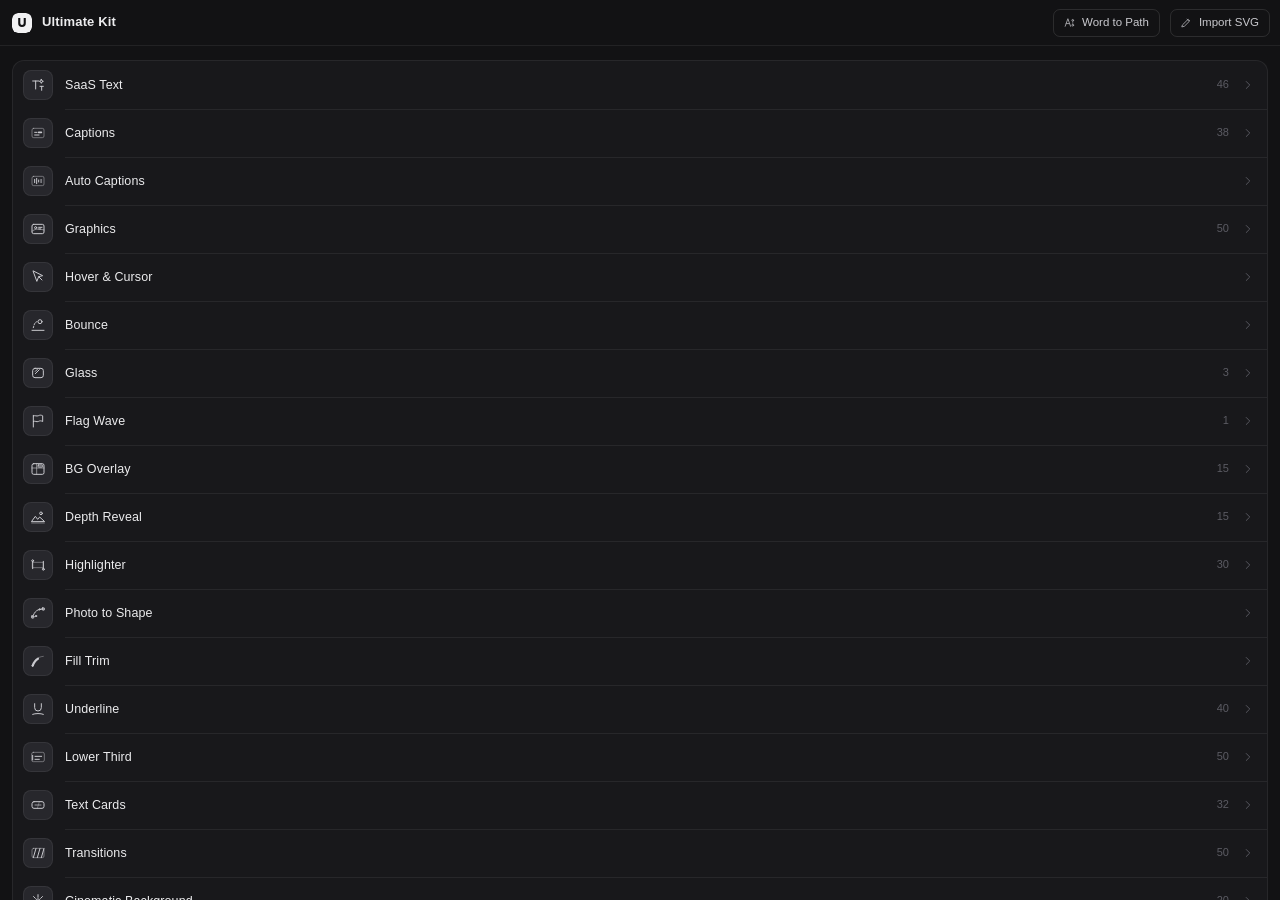
<file: UltimateKit/index.html>
<!doctype html>
<html lang="en">
<head>
  <meta charset="utf-8">
  <meta name="viewport" content="width=device-width, initial-scale=1">
  <title>Ultimate Kit</title>
  <link rel="stylesheet" href="css/style.css">
</head>
<body>
  <div id="app">
    <header class="top">
      <button class="icon-btn" id="btnBack" title="Back" hidden>
        <svg viewBox="0 0 24 24"><path d="M15 5l-7 7 7 7"/></svg>
      </button>
      <div class="brand" id="brand">
        <span class="logo" aria-hidden="true"></span>
        <span class="title" id="pageTitle">Ultimate Kit</span>
      </div>
      <div class="spacer"></div>
      <button class="svg-btn" id="btnW2P" title="Word to Path: the selected text layers become one shape layer per letter">
        <svg viewBox="0 0 24 24"><path d="M4 19L9 5l5 14M6 14h6"/><circle cx="18" cy="8" r="1.6"/><circle cx="18" cy="17" r="1.6"/><path d="M18 9.6v5.8" opacity=".6"/></svg><span>Word to Path</span>
      </button>
      <button class="svg-btn" id="btnSvg" title="Import an SVG file as a shape layer (or drop an .svg on the panel)">
        <svg viewBox="0 0 24 24"><path d="M4 20l4-1 10-10-3-3L5 16z"/><path d="M13 6l3 3"/></svg><span>Import SVG</span>
      </button>
    </header>
    <main id="view"></main>
    <footer class="bar" id="bar">
      <div class="status" id="status"></div>
      <button class="btn primary" id="btnApply">Apply</button>
    </footer>
  </div>
  <script src="shared/catalog.js"></script>
  <script src="shared/underline.js"></script>
  <script src="shared/lowerthird.js"></script>
  <script src="shared/transitions.js"></script>
  <script src="shared/cards.js"></script>
  <script src="shared/slotcard.js"></script>
  <script src="shared/depth.js"></script>
  <script src="lib/depth/ort.wasm.min.js"></script>
  <script src="js/svgparse.js"></script>
  <script src="js/trace.js"></script>
  <script src="js/filltrim.js"></script>
  <script src="js/clickfx.js"></script>
  <script src="js/textprev.js"></script>
  <script src="js/ltprev.js"></script>
  <script src="js/trprev.js"></script>
  <script src="js/cardprev.js"></script>
  <script src="js/slotprev.js"></script>
<script src="shared/tiles.js"></script>
<script src="js/tilesprev.js"></script>
  <script src="js/depth.js"></script>
  <script src="js/depthprev.js"></script>
  <script src="js/wipeprev.js"></script>
  <script src="js/glassprev.js"></script>
  <script src="shared/cardspin.js"></script>
  <script src="shared/burst.js"></script>
  <script src="shared/sphere.js"></script>
  <script src="shared/swap.js"></script>
  <script src="shared/deck.js"></script>
  <script src="shared/focus.js"></script>
  <script src="shared/wave.js"></script>
  <script src="shared/bgov.js"></script>
<script src="shared/highlight.js"></script>
  <script src="shared/captions.js"></script>
  <script src="shared/pathsimp.js"></script>
  <script src="js/carouselprev.js"></script>
  <script src="js/waveprev.js"></script>
  <script src="js/bgovprev.js"></script>
<script src="js/hlprev.js"></script>
  <script src="js/capprev.js"></script>
  <script src="js/autocap.js"></script>
  <script src="shared/graphics.js"></script>
  <script src="shared/gfx_t1.js"></script>
  <script src="shared/gfx_t2.js"></script>
  <script src="js/gfxprev.js"></script>
  <script src="js/centerline.js"></script>
  <script src="js/saasbgprev.js"></script>
  <script src="shared/balls.js"></script>
  <script src="js/ballprev.js"></script>
  <script src="js/cinebg.js"></script>
  <script src="js/gradbg.js"></script>
  <script src="js/main.js"></script>
</body>
</html>
</file>
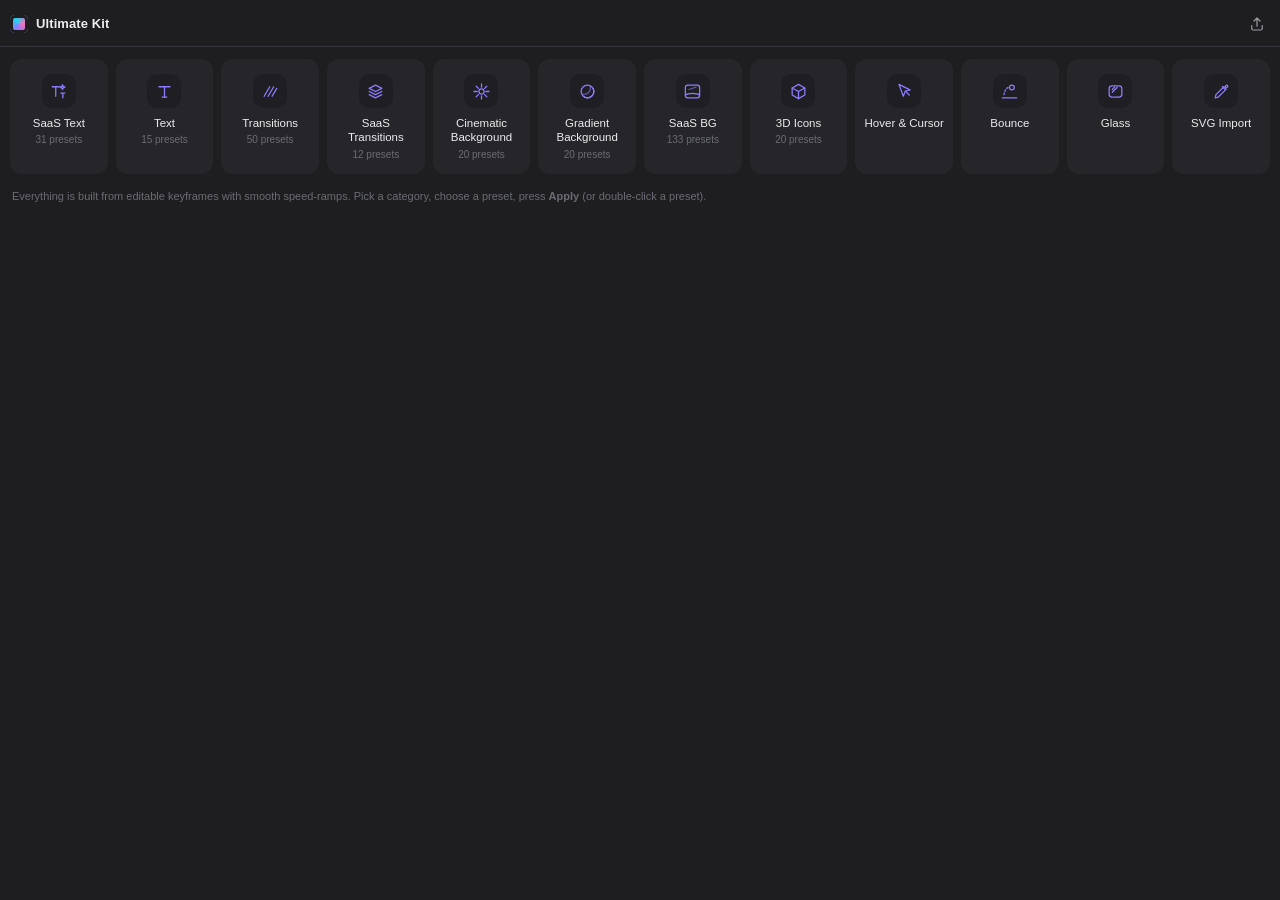
<file: _backup/UltimateKit_2026-10-07_before_text_merge/index.html>
<!doctype html>
<html lang="en">
<head>
  <meta charset="utf-8">
  <meta name="viewport" content="width=device-width, initial-scale=1">
  <title>Ultimate Kit</title>
  <link rel="stylesheet" href="css/style.css">
</head>
<body>
  <div id="app">
    <header class="top">
      <button class="icon-btn" id="btnBack" title="Back" hidden>
        <svg viewBox="0 0 24 24"><path d="M15 5l-7 7 7 7"/></svg>
      </button>
      <div class="brand" id="brand">
        <span class="logo" aria-hidden="true"></span>
        <span class="title" id="pageTitle">Ultimate Kit</span>
      </div>
      <div class="spacer"></div>
      <button class="icon-btn" id="btnSvg" title="Import SVG">
        <svg viewBox="0 0 24 24"><path d="M12 15V4m0 0l-4 4m4-4l4 4"/><path d="M5 14v4a2 2 0 002 2h10a2 2 0 002-2v-4"/></svg>
      </button>
    </header>
    <main id="view"></main>
    <footer class="bar" id="bar">
      <div class="status" id="status"></div>
      <button class="btn primary" id="btnApply">Apply</button>
    </footer>
  </div>
  <script src="shared/catalog.js"></script>
  <script src="shared/saasbg_mesh.js"></script>
  <script src="shared/saasbg_blobs.js"></script>
  <script src="shared/saasbg.js"></script>
  <script src="js/svgparse.js"></script>
  <script src="js/trace.js"></script>
  <script src="js/clickfx.js"></script>
  <script src="js/thumbs.js"></script>
  <script src="js/cinebg.js"></script>
  <script src="js/gradbg.js"></script>
  <script src="js/saasbg.js"></script>
  <script src="js/main.js"></script>
</body>
</html>
</file>
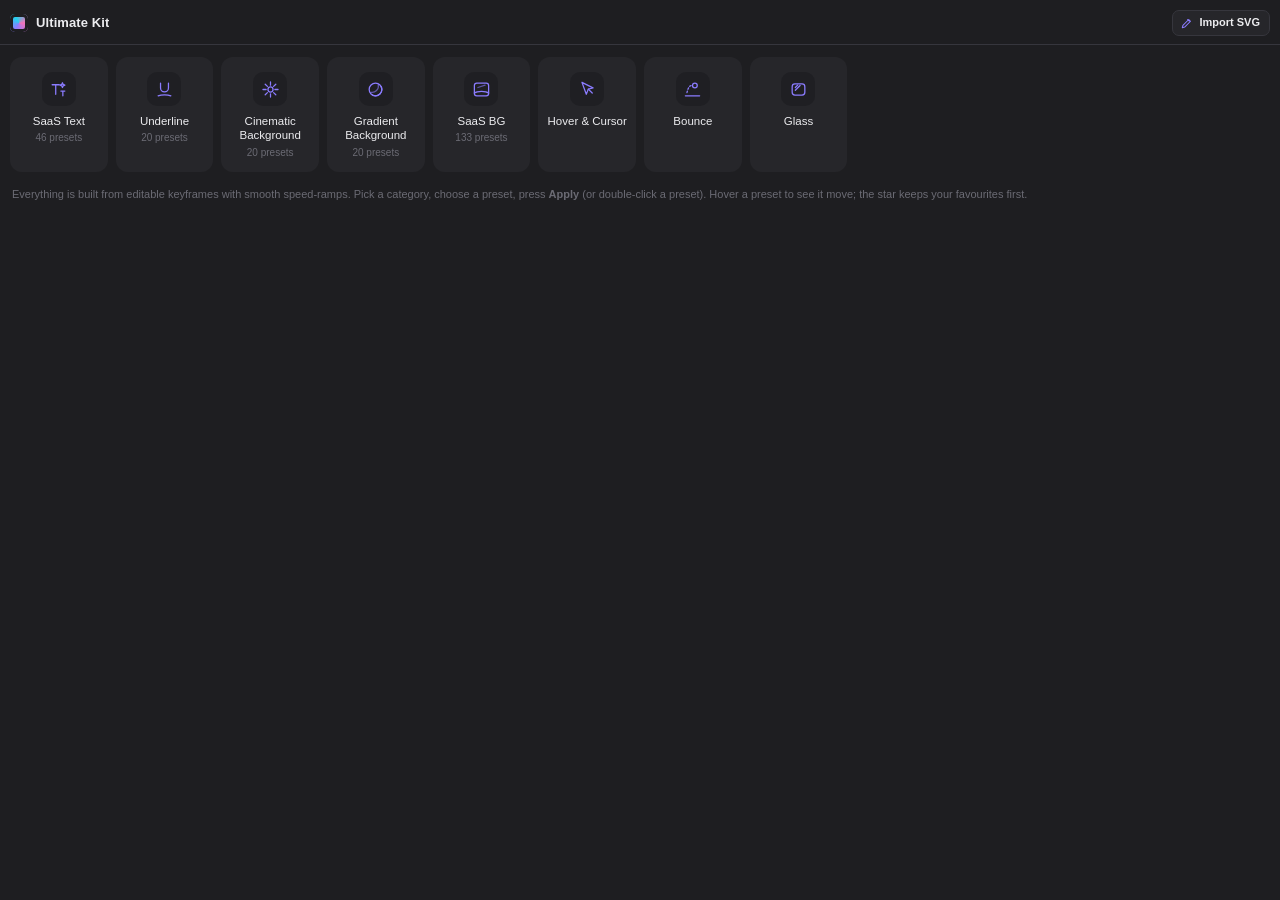
<file: _backup/UltimateKit_2026-10-07_before_ul40/index.html>
<!doctype html>
<html lang="en">
<head>
  <meta charset="utf-8">
  <meta name="viewport" content="width=device-width, initial-scale=1">
  <title>Ultimate Kit</title>
  <link rel="stylesheet" href="css/style.css">
</head>
<body>
  <div id="app">
    <header class="top">
      <button class="icon-btn" id="btnBack" title="Back" hidden>
        <svg viewBox="0 0 24 24"><path d="M15 5l-7 7 7 7"/></svg>
      </button>
      <div class="brand" id="brand">
        <span class="logo" aria-hidden="true"></span>
        <span class="title" id="pageTitle">Ultimate Kit</span>
      </div>
      <div class="spacer"></div>
      <button class="svg-btn" id="btnSvg" title="Import an SVG file as a shape layer (or drop an .svg on the panel)">
        <svg viewBox="0 0 24 24"><path d="M4 20l4-1 10-10-3-3L5 16z"/><path d="M13 6l3 3"/></svg><span>Import SVG</span>
      </button>
    </header>
    <main id="view"></main>
    <footer class="bar" id="bar">
      <div class="status" id="status"></div>
      <button class="btn primary" id="btnApply">Apply</button>
    </footer>
  </div>
  <script src="shared/catalog.js"></script>
  <script src="shared/saasbg_mesh.js"></script>
  <script src="shared/saasbg_blobs.js"></script>
  <script src="shared/saasbg.js"></script>
  <script src="shared/underline.js"></script>
  <script src="js/svgparse.js"></script>
  <script src="js/trace.js"></script>
  <script src="js/clickfx.js"></script>
  <script src="js/textprev.js"></script>
  <script src="js/cinebg.js"></script>
  <script src="js/gradbg.js"></script>
  <script src="js/saasbg.js"></script>
  <script src="js/main.js"></script>
</body>
</html>
</file>
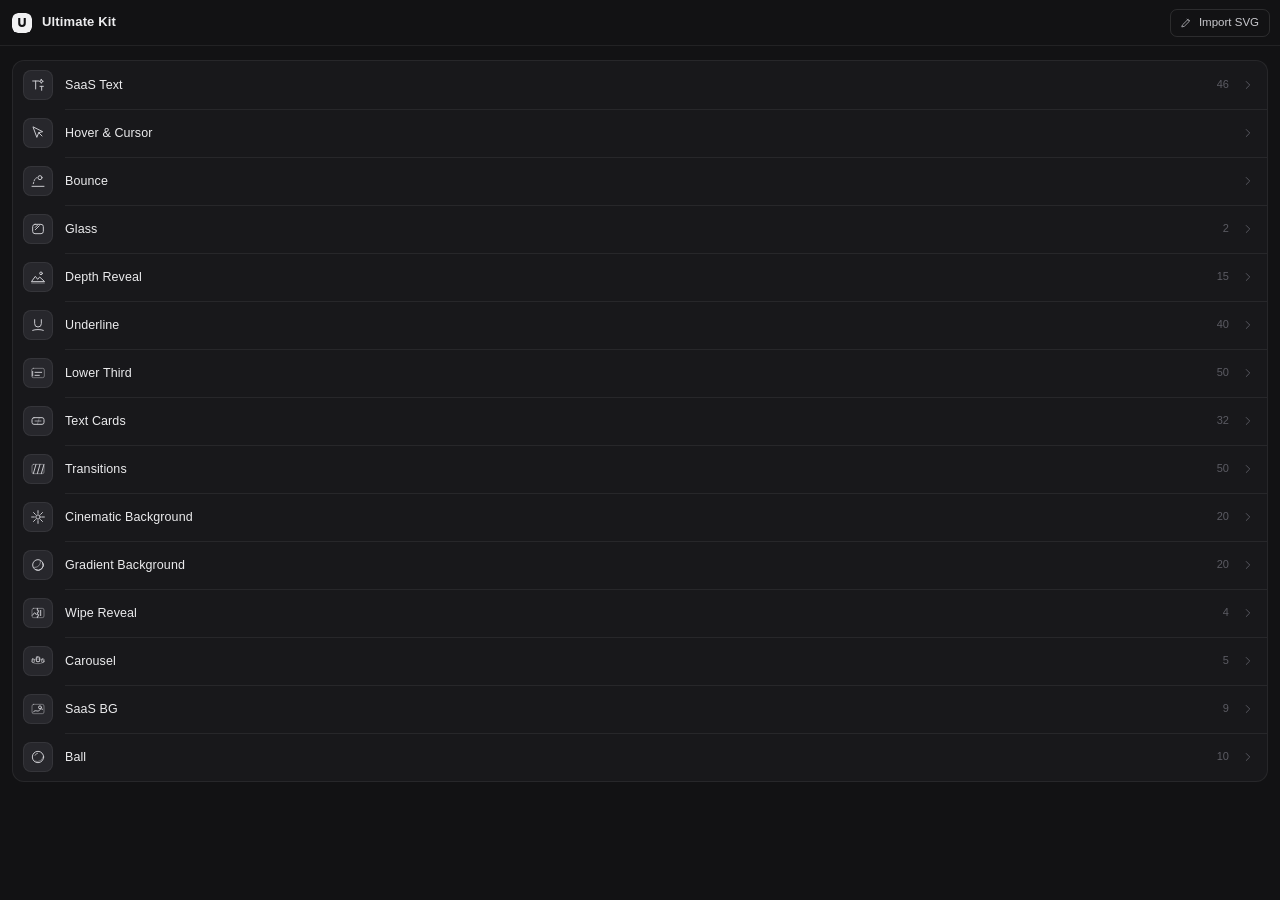
<file: backups/UltimateKit_before_rotation_spin/index.html>
<!doctype html>
<html lang="en">
<head>
  <meta charset="utf-8">
  <meta name="viewport" content="width=device-width, initial-scale=1">
  <title>Ultimate Kit</title>
  <link rel="stylesheet" href="css/style.css">
</head>
<body>
  <div id="app">
    <header class="top">
      <button class="icon-btn" id="btnBack" title="Back" hidden>
        <svg viewBox="0 0 24 24"><path d="M15 5l-7 7 7 7"/></svg>
      </button>
      <div class="brand" id="brand">
        <span class="logo" aria-hidden="true"></span>
        <span class="title" id="pageTitle">Ultimate Kit</span>
      </div>
      <div class="spacer"></div>
      <button class="svg-btn" id="btnSvg" title="Import an SVG file as a shape layer (or drop an .svg on the panel)">
        <svg viewBox="0 0 24 24"><path d="M4 20l4-1 10-10-3-3L5 16z"/><path d="M13 6l3 3"/></svg><span>Import SVG</span>
      </button>
    </header>
    <main id="view"></main>
    <footer class="bar" id="bar">
      <div class="status" id="status"></div>
      <button class="btn primary" id="btnApply">Apply</button>
    </footer>
  </div>
  <script src="shared/catalog.js"></script>
  <script src="shared/underline.js"></script>
  <script src="shared/lowerthird.js"></script>
  <script src="shared/transitions.js"></script>
  <script src="shared/cards.js"></script>
  <script src="shared/slotcard.js"></script>
  <script src="shared/depth.js"></script>
  <script src="lib/depth/ort.wasm.min.js"></script>
  <script src="js/svgparse.js"></script>
  <script src="js/trace.js"></script>
  <script src="js/clickfx.js"></script>
  <script src="js/textprev.js"></script>
  <script src="js/ltprev.js"></script>
  <script src="js/trprev.js"></script>
  <script src="js/cardprev.js"></script>
  <script src="js/slotprev.js"></script>
<script src="shared/tiles.js"></script>
<script src="js/tilesprev.js"></script>
  <script src="js/depth.js"></script>
  <script src="js/depthprev.js"></script>
  <script src="js/wipeprev.js"></script>
  <script src="js/glassprev.js"></script>
  <script src="shared/cardspin.js"></script>
  <script src="shared/burst.js"></script>
  <script src="js/carouselprev.js"></script>
  <script src="js/saasbgprev.js"></script>
  <script src="shared/balls.js"></script>
  <script src="js/ballprev.js"></script>
  <script src="js/cinebg.js"></script>
  <script src="js/gradbg.js"></script>
  <script src="js/main.js"></script>
</body>
</html>
</file>
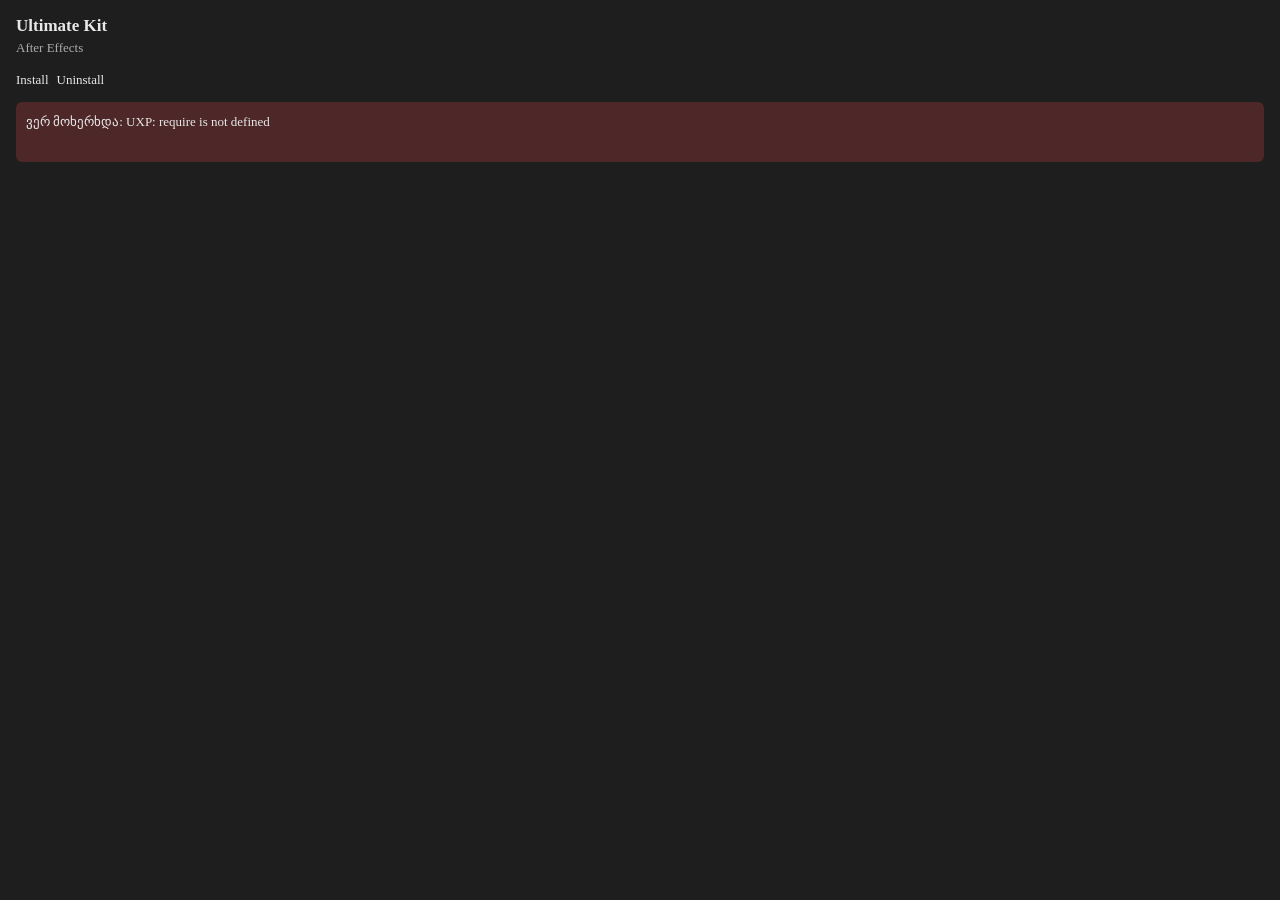
<file: tools/mac/udt/index.html>
<!DOCTYPE html>
<html>
  <head>
    <meta charset="utf-8" />
    <meta name="viewport" content="width=device-width" />
    <style>
      body { margin: 0; padding: 16px; color: var(--uxp-host-text-color, #e8e8e8); background: var(--uxp-host-background-color, #1e1e1e); font-size: 13px; }
      .title { font-size: 17px; font-weight: bold; margin-bottom: 4px; }
      .sub { opacity: 0.7; margin-bottom: 16px; }
      .row { display: flex; flex-direction: row; margin-bottom: 14px; }
      .row sp-button { margin-right: 8px; }
      #status { white-space: pre-wrap; line-height: 1.5; padding: 10px; border-radius: 6px; background: rgba(255, 255, 255, 0.06); min-height: 40px; }
      #status.ok { background: rgba(60, 170, 100, 0.22); }
      #status.err { background: rgba(220, 70, 70, 0.25); }
      #where { margin-top: 12px; opacity: 0.55; font-size: 11px; white-space: pre-wrap; }
    </style>
    <script src="index.js"></script>
  </head>
  <body>
    <div class="title">Ultimate Kit</div>
    <div class="sub">After Effects</div>
    <div class="row">
      <sp-button id="install" variant="cta">Install</sp-button>
      <sp-button id="uninstall" variant="secondary">Uninstall</sp-button>
    </div>
    <div id="status"></div>
    <div id="where"></div>
  </body>
</html>
</file>
<file: UltimateKit/css/style.css>
/*  Ultimate Kit - panel styles.
    Quiet, monochrome, precise: near-black surfaces, hairline borders, one light primary action. Colour is left to
    the previews - the interface itself stays neutral so the work is what you look at.                          */
:root {
  --bg: #121214;
  --bg-deep: #0d0d0f;
  --surface: #18181b;
  --surface-2: #1f1f23;
  --surface-3: #27272c;
  --line: rgba(255, 255, 255, .065);
  --line-2: rgba(255, 255, 255, .11);
  --line-3: rgba(255, 255, 255, .18);
  --text: #ececee;
  --text-2: #c9c9ce;
  --muted: #8a8a92;
  --faint: #5b5b63;
  --primary: #f1f1f3;
  --primary-ink: #111113;
  --ring: rgba(255, 255, 255, .9);
  --accent: #f1f1f3;                       /* kept for code that reads it: the interface accent is light, not a hue */
  --accent-soft: rgba(255, 255, 255, .055);
  --ok: #7ddf9f;
  --err: #ff8f8f;
  --radius: 10px;
  --radius-s: 7px;
  --ease: cubic-bezier(.2, .7, .2, 1);
  color-scheme: dark;
}
* { box-sizing: border-box; }
[hidden] { display: none !important; }
html, body { margin: 0; height: 100%; background: var(--bg); color: var(--text); }
body {
  font: 12px/1.45 "Segoe UI Variable Text", "Segoe UI", -apple-system, BlinkMacSystemFont, "Inter", Roboto, sans-serif;
  font-feature-settings: "tnum" 1, "cv11" 1;
  -webkit-font-smoothing: antialiased; user-select: none; overflow: hidden; letter-spacing: .05px;
}
#app { display: flex; flex-direction: column; height: 100vh; }
::selection { background: rgba(255, 255, 255, .2); }

/* ---------------------------------------------------------------- top bar */
.top { display: flex; align-items: center; gap: 4px; height: 46px; padding: 0 10px 0 12px; border-bottom: 1px solid var(--line); flex: none; background: var(--bg); }
.brand { display: flex; align-items: center; gap: 10px; min-width: 0; cursor: default; }
/* the mark: a light rounded square with a cut "U" */
.logo { width: 20px; height: 20px; flex: none; border-radius: 6px; background: var(--primary);
  -webkit-mask: url("data:image/svg+xml,%3Csvg xmlns='http://www.w3.org/2000/svg' viewBox='0 0 20 20'%3E%3Cpath fill-rule='evenodd' d='M5 0h10a5 5 0 0 1 5 5v10a5 5 0 0 1-5 5H5a5 5 0 0 1-5-5V5a5 5 0 0 1 5-5zm1.2 5v5.3a3.8 3.8 0 0 0 7.6 0V5h-2.1v5.3a1.7 1.7 0 0 1-3.4 0V5z'/%3E%3C/svg%3E") center / contain no-repeat;
          mask: url("data:image/svg+xml,%3Csvg xmlns='http://www.w3.org/2000/svg' viewBox='0 0 20 20'%3E%3Cpath fill-rule='evenodd' d='M5 0h10a5 5 0 0 1 5 5v10a5 5 0 0 1-5 5H5a5 5 0 0 1-5-5V5a5 5 0 0 1 5-5zm1.2 5v5.3a3.8 3.8 0 0 0 7.6 0V5h-2.1v5.3a1.7 1.7 0 0 1-3.4 0V5z'/%3E%3C/svg%3E") center / contain no-repeat; }
.title { font-size: 13px; font-weight: 600; letter-spacing: .15px; white-space: nowrap; overflow: hidden; text-overflow: ellipsis; color: var(--text); }
.spacer { flex: 1; }
.icon-btn { width: 28px; height: 28px; display: grid; place-items: center; border-radius: var(--radius-s); border: 0; background: transparent; color: var(--muted); cursor: pointer; flex: none; margin-left: -6px; transition: background .15s, color .15s; }
.icon-btn:hover { background: var(--surface-2); color: var(--text); }
.icon-btn svg, .tile svg, .chev svg { width: 17px; height: 17px; fill: none; stroke: currentColor; stroke-width: 1.6; stroke-linecap: round; stroke-linejoin: round; }
/* header: SVG import, a quiet secondary button */
.svg-btn { display: flex; align-items: center; gap: 6px; height: 28px; padding: 0 10px 0 9px; border-radius: var(--radius-s); border: 1px solid var(--line-2); background: transparent; color: var(--text-2); font: inherit; font-size: 11.5px; font-weight: 500; cursor: pointer; flex: none; transition: background .15s, border-color .15s, color .15s; }
.svg-btn:hover { background: var(--surface-2); border-color: var(--line-3); color: var(--text); }
@media (max-width: 400px) { .svg-btn { padding: 0 7px; } .svg-btn span { display: none; } .svg-btn + .svg-btn { margin-left: 4px; } }   /* a narrow panel: icons only (the names are in the tooltips) */
.svg-btn + .svg-btn { margin-left: 6px; }
.svg-btn svg { width: 13px; height: 13px; fill: none; stroke: currentColor; stroke-width: 1.7; stroke-linecap: round; stroke-linejoin: round; opacity: .8; }

/* ------------------------------------------------------------------ view */
#view { flex: 1; overflow-y: auto; overflow-x: hidden; padding: 14px 12px 20px; }
#view::-webkit-scrollbar { width: 10px; }
#view::-webkit-scrollbar-thumb { background: rgba(255, 255, 255, .09); border-radius: 10px; border: 3px solid var(--bg); }
#view::-webkit-scrollbar-thumb:hover { background: rgba(255, 255, 255, .16); }

/* home: one calm list of the categories */
.home-grid { display: flex; flex-direction: column; background: var(--surface); border: 1px solid var(--line); border-radius: 12px; overflow: hidden; }
.tile { display: flex; align-items: center; gap: 12px; min-height: 48px; padding: 0 12px 0 10px; cursor: pointer; color: var(--text); position: relative; transition: background .15s; }
.tile + .tile::before { content: ""; position: absolute; top: 0; left: 52px; right: 0; height: 1px; background: var(--line); }
.tile:hover { background: var(--surface-2); }
.tile:active { background: var(--surface-3); }
.tile .ic { width: 30px; height: 30px; border-radius: 8px; display: grid; place-items: center; background: var(--surface-3); color: var(--text-2); flex: none; box-shadow: inset 0 0 0 1px var(--line); }
.tile .ic svg { width: 16px; height: 16px; stroke-width: 1.5; }
.tile .nm { flex: 1; font-size: 12.5px; font-weight: 500; letter-spacing: .1px; white-space: nowrap; overflow: hidden; text-overflow: ellipsis; }
.tile .ct { font-size: 11px; color: var(--faint); }
.tile .go { color: var(--faint); display: grid; place-items: center; transition: transform .2s var(--ease), color .15s; }
.tile .go svg { width: 14px; height: 14px; }
.tile:hover .go { color: var(--muted); transform: translateX(2px); }
.home-note { color: var(--faint); font-size: 11px; margin: 14px 2px 0; line-height: 1.5; }

/* sections + controls */
.section { margin-bottom: 18px; }
.label { font-size: 10px; font-weight: 600; color: var(--faint); text-transform: uppercase; letter-spacing: 1.1px; margin: 0 2px 8px; display: flex; align-items: center; gap: 6px; }
.hint { color: var(--faint); font-size: 11px; line-height: 1.5; margin: 2px 2px 10px; }
.card { background: var(--surface); border: 1px solid var(--line); border-radius: var(--radius); padding: 6px 12px; }
.row { display: flex; align-items: center; gap: 10px; min-height: 34px; }
.card > .row + .row { border-top: 1px solid var(--line); }
.row .name { color: var(--muted); width: 78px; flex: none; font-size: 11.5px; }
.row .grow { flex: 1; min-width: 0; }
.seg { display: flex; background: var(--bg-deep); border: 1px solid var(--line); border-radius: 8px; padding: 2px; gap: 2px; flex: 1; }
.seg button { flex: 1; border: 0; background: transparent; color: var(--muted); padding: 4px 6px; border-radius: 6px; font: inherit; font-size: 11.5px; cursor: pointer; white-space: nowrap; transition: background .15s, color .15s; }
.seg button:hover { color: var(--text-2); }
.seg button.on { background: var(--surface-3); color: var(--text); box-shadow: 0 1px 2px rgba(0, 0, 0, .35), inset 0 0 0 1px var(--line-2); }

/* sliders: a thin track, filled up to the thumb (--p, set by the panel) */
.range { display: flex; align-items: center; gap: 10px; flex: 1; min-width: 0; }
input[type=range] { -webkit-appearance: none; appearance: none; flex: 1; min-width: 40px; height: 18px; background: transparent; outline: none; cursor: pointer; margin: 0; }
input[type=range]::-webkit-slider-runnable-track { height: 3px; border-radius: 3px;
  background: linear-gradient(to right, var(--text-2) 0, var(--text-2) var(--p, 50%), rgba(255, 255, 255, .12) var(--p, 50%)); }
input[type=range]::-webkit-slider-thumb { -webkit-appearance: none; width: 13px; height: 13px; margin-top: -5px; border-radius: 50%; background: #fff; border: 0; box-shadow: 0 1px 3px rgba(0, 0, 0, .55), 0 0 0 3px rgba(255, 255, 255, 0); transition: box-shadow .15s; }
input[type=range]:hover::-webkit-slider-thumb, input[type=range]:active::-webkit-slider-thumb { box-shadow: 0 1px 3px rgba(0, 0, 0, .55), 0 0 0 4px rgba(255, 255, 255, .1); }
.range .val { min-width: 42px; text-align: right; color: var(--text-2); font-variant-numeric: tabular-nums; font-size: 11.5px; }

input[type=text], input[type=number], select { flex: 1; min-width: 0; height: 28px; background: var(--bg-deep); color: var(--text); border: 1px solid var(--line-2); border-radius: var(--radius-s); padding: 0 9px; font: inherit; outline: none; transition: border-color .15s, box-shadow .15s; }
input[type=number] { -moz-appearance: textfield; }
input[type=number]::-webkit-inner-spin-button { opacity: .4; }
input::placeholder, textarea::placeholder { color: var(--faint); }
input[type=text]:focus, input[type=number]:focus, select:focus, textarea:focus { border-color: var(--line-3); box-shadow: 0 0 0 3px rgba(255, 255, 255, .06); }
textarea { width: 100%; box-sizing: border-box; resize: vertical; background: var(--bg-deep); color: var(--text); border: 1px solid var(--line-2); border-radius: var(--radius-s); padding: 7px 9px; font: inherit; line-height: 1.5; outline: none; display: block; margin: 6px 0; }

.swatch { position: relative; width: 22px; height: 22px; border-radius: 50%; overflow: hidden; flex: none; cursor: pointer; box-shadow: 0 0 0 1px rgba(255, 255, 255, .16), 0 1px 2px rgba(0, 0, 0, .4); transition: box-shadow .15s, transform .15s; }
.swatch:hover { box-shadow: 0 0 0 1px rgba(255, 255, 255, .35), 0 1px 2px rgba(0, 0, 0, .4); transform: scale(1.06); }
.swatch input { position: absolute; inset: -8px; width: 40px; height: 40px; border: 0; padding: 0; cursor: pointer; opacity: 0; }
.swatch span { position: absolute; inset: 0; border-radius: 50%; }
.toggle { position: relative; width: 30px; height: 18px; border-radius: 18px; background: rgba(255, 255, 255, .12); cursor: pointer; flex: none; transition: background .2s var(--ease); }
.toggle::after { content: ""; position: absolute; top: 2px; left: 2px; width: 14px; height: 14px; border-radius: 50%; background: #c8c8cd; box-shadow: 0 1px 2px rgba(0, 0, 0, .4); transition: transform .2s var(--ease), background .2s; }
.toggle.on { background: var(--primary); }
.toggle.on::after { transform: translateX(12px); background: var(--primary-ink); }

.btn { height: 28px; border: 1px solid var(--line-2); border-radius: var(--radius-s); padding: 0 12px; font: inherit; font-weight: 500; cursor: pointer; background: var(--surface-2); color: var(--text); white-space: nowrap; transition: background .15s, border-color .15s, filter .15s; }
.btn:hover { background: var(--surface-3); border-color: var(--line-3); }
.btn:active { transform: translateY(.5px); }
.btn.primary { background: var(--primary); color: var(--primary-ink); border-color: transparent; font-weight: 600; box-shadow: 0 1px 0 rgba(255, 255, 255, .5) inset, 0 2px 8px rgba(0, 0, 0, .35); }
.btn.primary:hover { background: #ffffff; }
.btn.block { width: 100%; }
.btn.small { height: 26px; padding: 0 10px; font-size: 11px; font-weight: 500; }
.btn[disabled] { opacity: .4; pointer-events: none; }
.btns { display: flex; gap: 6px; flex-wrap: wrap; }

/* preset library: search + edit bar */
.libbar { display: flex; align-items: center; gap: 6px; margin-bottom: 10px; position: relative; }
.libbar .sic { position: absolute; left: 9px; top: 50%; transform: translateY(-50%); display: grid; place-items: center; pointer-events: none; color: var(--faint); }
.libbar .sic svg { width: 13px; height: 13px; fill: none; stroke: currentColor; stroke-width: 2; stroke-linecap: round; }
.libbar input[type=text] { padding-left: 28px; height: 30px; }
.libbar .btn { flex: none; height: 30px; }

/* preset grid */
.grid { display: grid; grid-template-columns: repeat(auto-fill, minmax(100px, 1fr)); gap: 10px 8px; }
.preset { position: relative; border-radius: 9px; padding: 0; cursor: pointer; transition: opacity .12s; }
.preset canvas, .preset .thumb { display: block; width: 100%; aspect-ratio: 16 / 9; border-radius: 8px; object-fit: cover; background: #0b0b0d; box-shadow: 0 0 0 1px var(--line); transition: box-shadow .15s, transform .2s var(--ease); }
.preset:hover canvas, .preset:hover .thumb { box-shadow: 0 0 0 1px var(--line-3); }
.preset.on canvas, .preset.on .thumb { box-shadow: 0 0 0 1.5px var(--ring), 0 0 0 4px rgba(255, 255, 255, .08); }
.preset .thumb.mine { display: grid; place-items: center; color: var(--text-2); font-size: 18px; font-weight: 600; }
.preset .pn { font-size: 11px; padding: 6px 1px 0; white-space: nowrap; overflow: hidden; text-overflow: ellipsis; color: var(--text-2); }
.preset.on .pn { color: var(--text); }
.preset .pn b { color: var(--faint); font-weight: 500; margin-right: 5px; font-variant-numeric: tabular-nums; }
/* favourite star: top-right corner, warm yellow when on */
.preset .star { position: absolute; top: 5px; right: 5px; width: 22px; height: 22px; border: 0; border-radius: 6px; padding: 0; display: grid; place-items: center; background: rgba(10, 10, 12, .6); -webkit-backdrop-filter: blur(4px); backdrop-filter: blur(4px); cursor: pointer; opacity: 0; transition: opacity .15s, transform .15s; }
.preset .star svg { width: 13px; height: 13px; fill: none; stroke: #e9e9ee; stroke-width: 1.7; stroke-linejoin: round; }
.preset:hover .star { opacity: 1; }
.preset .star:hover { transform: scale(1.1); }
.preset .star.on { opacity: 1; background: rgba(10, 10, 12, .45); }
.preset .star.on svg { fill: #FFC83D; stroke: #FFC83D; filter: drop-shadow(0 0 3px rgba(255, 200, 61, .5)); }
.preset .del { position: absolute; top: 5px; left: 5px; width: 20px; height: 20px; border: 0; border-radius: 6px; padding: 0; display: none; place-items: center; background: rgba(230, 80, 80, .92); cursor: pointer; }
.preset .del svg { width: 12px; height: 12px; fill: none; stroke: #fff; stroke-width: 2.2; stroke-linecap: round; }
.lib.editing .preset .del { display: grid; }
.lib.editing .preset { cursor: grab; }
.lib.editing .preset:not(.plus) { animation: wob .35s ease-in-out infinite alternate; }
@keyframes wob { from { transform: rotate(-.5deg); } to { transform: rotate(.5deg); } }
.preset.dragging { opacity: .35; }
.preset.dropto canvas { box-shadow: 0 0 0 1.5px var(--ring); }
/* + tile: add your own preset */
.preset.plus { display: flex; flex-direction: column; }
.preset.plus .plusbox { width: 100%; aspect-ratio: 16 / 9; display: grid; place-items: center; color: var(--faint); border: 1px dashed var(--line-3); border-radius: 8px; transition: color .15s, border-color .15s, background .15s; }
.preset.plus .plusbox svg { width: 22px; height: 22px; fill: none; stroke: currentColor; stroke-width: 1.6; stroke-linecap: round; }
.preset.plus:hover .plusbox { color: var(--text); border-color: rgba(255, 255, 255, .35); background: var(--accent-soft); }
.preset.plus .pn { color: var(--muted); }
.preset.plus.open { grid-column: span 2; cursor: default; background: var(--surface); border: 1px solid var(--line-2); border-radius: 9px; }
.plusform { display: flex; flex-direction: column; gap: 6px; padding: 8px; }
.plusform .hint { margin: 0; }

/* collapsible (hover page) */
.fold { background: var(--surface); border: 1px solid var(--line); border-radius: var(--radius); margin-bottom: 10px; }
.fold > .head { display: flex; align-items: center; gap: 8px; padding: 11px 12px; cursor: pointer; font-weight: 500; font-size: 12.5px; }
.fold > .head .chev { display: grid; place-items: center; color: var(--faint); transition: transform .2s var(--ease); }
.fold > .head .chev svg { width: 13px; height: 13px; }
.fold.open > .head .chev { transform: rotate(90deg); }
.fold > .head .sub { margin-left: auto; color: var(--faint); font-weight: 400; font-size: 11px; }
.fold > .body { display: none; padding: 0 12px 12px; }
.fold.open > .body { display: block; }
.divider { height: 1px; background: var(--line); margin: 10px 0; }

/* dropdown (cursor layer picker) */
.dd { position: relative; flex: 1; min-width: 0; }
.dd > button { width: 100%; height: 28px; display: flex; align-items: center; gap: 6px; background: var(--bg-deep); color: var(--text); border: 1px solid var(--line-2); border-radius: var(--radius-s); padding: 0 9px; font: inherit; cursor: pointer; text-align: left; }
.dd > button:hover { border-color: var(--line-3); }
.dd > button span { flex: 1; overflow: hidden; text-overflow: ellipsis; white-space: nowrap; }
.dd > button svg { width: 12px; height: 12px; fill: none; stroke: var(--muted); stroke-width: 2; }
.dd .menu { position: absolute; left: 0; right: 0; top: calc(100% + 4px); background: var(--surface-2); border: 1px solid var(--line-2); border-radius: 9px; padding: 4px; max-height: 220px; overflow: auto; z-index: 20; box-shadow: 0 16px 40px rgba(0, 0, 0, .55); display: none; }
.dd.open .menu { display: block; }
.dd .menu div { padding: 6px 8px; border-radius: 6px; cursor: pointer; white-space: nowrap; overflow: hidden; text-overflow: ellipsis; display: flex; gap: 6px; align-items: center; }
.dd .menu div:hover { background: var(--surface-3); }
.dd .menu .t { color: var(--faint); font-size: 10px; width: 34px; flex: none; }
.dd .menu .empty { color: var(--faint); cursor: default; }
.dd .menu .empty:hover { background: transparent; }

/* click effect list + preview */
.fxlist { display: grid; grid-template-columns: 1fr 1fr; gap: 6px; }
.fxitem { background: var(--bg-deep); border: 1px solid var(--line); border-radius: 8px; padding: 8px 9px; cursor: pointer; transition: border-color .15s, background .15s; }
.fxitem:hover { border-color: var(--line-3); }
.fxitem.on { border-color: var(--ring); background: var(--accent-soft); }
.fxitem .n { font-size: 11.5px; }
.fxitem .d { font-size: 10px; color: var(--faint); line-height: 1.35; margin-top: 2px; }
.preview.cine { height: auto; aspect-ratio: 16 / 9; margin: 0 0 14px; background: #000; }
/* the page preview, docked at the top while the controls scroll under it */
.pvdock { position: sticky; top: -14px; z-index: 20; margin: -14px -12px 16px; padding: 12px 12px 12px; background: var(--bg); border-bottom: 1px solid var(--line); display: flex; align-items: flex-start; justify-content: center; gap: 6px; }
.pvdock .preview.cine { margin: 0; width: auto; aspect-ratio: 16 / 9; flex: none; max-width: 100%; height: min(28vh, 180px); }
.preview { width: 100%; height: 150px; border-radius: 10px; background: #0b0b0d; display: block; margin-top: 8px; box-shadow: 0 0 0 1px var(--line), 0 8px 24px rgba(0, 0, 0, .35); }

/* drop zone */
.drop { border: 1px dashed var(--line-3); border-radius: 10px; padding: 16px 10px; text-align: center; color: var(--muted); font-size: 11.5px; transition: border-color .15s, background .15s, color .15s; }
.drop.over { border-color: rgba(255, 255, 255, .5); background: var(--accent-soft); color: var(--text); }

/* footer */
.bar { flex: none; display: flex; align-items: center; gap: 10px; height: 54px; padding: 0 12px; border-top: 1px solid var(--line); background: var(--bg-deep); }
.bar.hidden { display: none; }
.bar #btnApply { height: 32px; min-width: 104px; padding: 0 18px; font-size: 12px; letter-spacing: .2px; }
.status { flex: 1; min-width: 0; font-size: 11px; color: var(--muted); white-space: nowrap; overflow: hidden; text-overflow: ellipsis; }
.status.ok { color: var(--ok); }
.status.err { color: var(--err); white-space: normal; line-height: 1.35; }
.busy { opacity: .55; pointer-events: none; }

/* Photo to Shape */
.ramp-graph { display: block; width: 100%; height: 54px; margin: 2px 0 6px; }
.p2s-info { font-size: 11px; color: var(--muted, #9a9aa2); margin: 6px 2px 4px; }
.p2s-chips { display: flex; flex-wrap: wrap; gap: 4px; margin: 0 2px 6px; }
.p2s-chips .chip { width: 16px; height: 16px; border-radius: 4px; border: 1px solid rgba(255,255,255,0.18); }

/* auto captions: the API key field, the editable words */
input[type=password] { flex: 1; min-width: 0; height: 28px; background: var(--bg-deep); color: var(--text); border: 1px solid var(--line-2); border-radius: var(--radius-s); padding: 0 9px; font: inherit; outline: none; }
input[type=password]:focus { border-color: var(--line-3); box-shadow: 0 0 0 3px rgba(255, 255, 255, .06); }
.acwords { display: flex; flex-wrap: wrap; gap: 4px; max-height: 176px; overflow: auto; padding: 2px 0 6px; }
.acwords input[type=text] { flex: none; width: auto; height: 24px; padding: 0 6px; }
.acwords input.low { border-color: #a37a1f; }
.acwords input.fixed { border-color: #3f7d55; }
.acinfo { color: var(--muted); font-size: 11px; padding: 0 0 6px; }

/* auto captions: style tiles with a ... menu (Duplicate / Save / Delete), a dot when changed and not saved */
.acbar { display: flex; align-items: center; justify-content: space-between; margin-bottom: 8px; }
.acbar .label { margin: 0; }
.acstyles .preset .dots { position: absolute; top: 5px; right: 5px; width: 24px; height: 22px; border: 0; border-radius: 6px; padding: 0; display: grid; place-items: center; background: rgba(10, 10, 12, .62); cursor: pointer; opacity: 0; transition: opacity .15s; }
.acstyles .preset .dots svg { width: 14px; height: 14px; fill: #e9e9ee; }
.acstyles .preset:hover .dots, .acstyles .preset.on .dots { opacity: 1; }
.acstyles .preset.dirty .pn::after { content: ""; display: inline-block; width: 6px; height: 6px; border-radius: 50%; background: #FFC83D; margin-left: 6px; vertical-align: middle; }
.acmenu { position: absolute; top: 30px; right: 5px; z-index: 20; display: flex; flex-direction: column; min-width: 112px; padding: 4px; border-radius: 8px; background: var(--surface-3); border: 1px solid var(--line-3); box-shadow: 0 8px 24px rgba(0, 0, 0, .5); }
.acmenu button { border: 0; background: transparent; color: var(--text); text-align: left; padding: 6px 9px; border-radius: 5px; font: inherit; font-size: 11.5px; cursor: pointer; }
.acmenu button:hover { background: var(--surface-2); }
.acmenu button[disabled] { opacity: .35; pointer-events: none; }
.acmenu button.danger { color: #ff8a8a; }
.acname { width: 100%; height: 22px; margin-top: 4px; font-size: 11px; }

/* auto captions: Character settings */
.acflags { display: flex; gap: 4px; flex-wrap: wrap; }
.acflag { min-width: 34px; height: 26px; padding: 0 8px; border: 1px solid var(--line-2); border-radius: 6px; background: var(--bg-deep); color: var(--muted); font: inherit; font-size: 12px; cursor: pointer; }
.acflag:hover { color: var(--text); border-color: var(--line-3); }
.acflag.on { background: var(--surface-3); color: var(--text); border-color: var(--line-3); box-shadow: inset 0 0 0 1px var(--line-2); }
.accell { display: flex; align-items: center; gap: 5px; color: var(--muted); font-size: 11px; white-space: nowrap; }
.accell input[type=number] { width: 64px; }

/* graphics: palette chips (select, x delete, + add) and the selected palette's colours */
.gfxchips { display: grid; grid-template-columns: repeat(auto-fill, minmax(92px, 1fr)); gap: 6px; padding: 6px 0 8px; }
.gfxchip { position: relative; border: 1px solid var(--line-2); border-radius: 8px; padding: 6px 7px; cursor: pointer; background: var(--bg-deep); }
.gfxchip:hover { border-color: var(--line-3); }
.gfxchip.on { border-color: var(--ring); box-shadow: 0 0 0 3px rgba(255, 255, 255, .08); }
.gfxchip.add { display: grid; place-items: center; color: var(--muted); min-height: 44px; }
.gfxchip.add svg { width: 16px; height: 16px; fill: none; stroke: currentColor; stroke-width: 1.8; }
.gfxdots { display: flex; gap: 3px; }
.gfxdots span { width: 14px; height: 14px; border-radius: 50%; box-shadow: inset 0 0 0 1px rgba(255, 255, 255, .15); }
.gfxpn { font-size: 10.5px; color: var(--text-2); margin-top: 5px; white-space: nowrap; overflow: hidden; text-overflow: ellipsis; }
.gfxdel { position: absolute; top: 3px; right: 3px; width: 18px; height: 18px; border: 0; border-radius: 5px; padding: 0; display: grid; place-items: center; background: rgba(10, 10, 12, .6); cursor: pointer; opacity: 0; }
.gfxdel svg { width: 11px; height: 11px; fill: none; stroke: #e9e9ee; stroke-width: 2; }
.gfxchip:hover .gfxdel { opacity: 1; }
.gfxroles { display: grid; grid-template-columns: repeat(auto-fill, minmax(108px, 1fr)); gap: 6px 10px; padding: 8px 0 6px; border-top: 1px solid var(--line); }
.gfxrole { display: flex; align-items: center; gap: 7px; font-size: 11px; color: var(--muted); }
.gfxname { grid-column: 1 / -1; }
</file>
<file: _backup/UltimateKit_2026-10-07_before_text_merge/css/style.css>
:root {
  --bg: #1e1e21;
  --surface: #26262a;
  --surface-2: #2f2f35;
  --line: #36363d;
  --text: #ececef;
  --muted: #9a9aa3;
  --faint: #6b6b74;
  --accent: #8b7cff;
  --accent-soft: rgba(139, 124, 255, 0.16);
  --ok: #4ade80;
  --err: #f87171;
  --radius: 10px;
  color-scheme: dark;
}
* { box-sizing: border-box; }
[hidden] { display: none !important; }
html, body { margin: 0; height: 100%; background: var(--bg); color: var(--text); }
body {
  font: 12px/1.4 "Segoe UI", -apple-system, BlinkMacSystemFont, "Inter", Roboto, sans-serif;
  -webkit-font-smoothing: antialiased; user-select: none; overflow: hidden;
}
#app { display: flex; flex-direction: column; height: 100vh; }

/* ---------------------------------------------------------------- top bar */
.top { display: flex; align-items: center; gap: 6px; padding: 10px 10px 8px; border-bottom: 1px solid var(--line); flex: none; }
.brand { display: flex; align-items: center; gap: 8px; min-width: 0; cursor: default; }
.logo { width: 18px; height: 18px; border-radius: 5px; flex: none;
  background: conic-gradient(from 210deg, #8b7cff, #22d3ee, #f472b6, #8b7cff); box-shadow: inset 0 0 0 3px var(--bg); }
.title { font-size: 13px; font-weight: 600; letter-spacing: .1px; white-space: nowrap; overflow: hidden; text-overflow: ellipsis; }
.spacer { flex: 1; }
.icon-btn { width: 28px; height: 28px; display: grid; place-items: center; border-radius: 8px; border: 0; background: transparent; color: var(--muted); cursor: pointer; flex: none; }
.icon-btn:hover { background: var(--surface-2); color: var(--text); }
.icon-btn svg, .tile svg, .chev svg { width: 18px; height: 18px; fill: none; stroke: currentColor; stroke-width: 1.6; stroke-linecap: round; stroke-linejoin: round; }

/* ------------------------------------------------------------------ view */
#view { flex: 1; overflow-y: auto; overflow-x: hidden; padding: 12px 10px 16px; }
#view::-webkit-scrollbar { width: 8px; }
#view::-webkit-scrollbar-thumb { background: #3a3a42; border-radius: 8px; border: 2px solid var(--bg); }

/* home grid */
.home-grid { display: grid; grid-template-columns: repeat(auto-fill, minmax(92px, 1fr)); gap: 8px; }
.tile { background: var(--surface); border: 1px solid transparent; border-radius: 12px; padding: 14px 6px 11px; display: flex; flex-direction: column; align-items: center; gap: 8px; cursor: pointer; color: var(--text); transition: background .15s, border-color .15s, transform .15s; }
.tile:hover { background: var(--surface-2); border-color: var(--line); }
.tile:active { transform: scale(.97); }
.tile .ic { width: 34px; height: 34px; border-radius: 10px; display: grid; place-items: center; background: #1f1f23; color: var(--accent); }
.tile .ic svg { width: 19px; height: 19px; }
.tile .nm { font-size: 11.5px; text-align: center; line-height: 1.25; }
.tile .ct { font-size: 10px; color: var(--faint); margin-top: -5px; }
.home-note { color: var(--faint); font-size: 11px; margin: 14px 2px 0; line-height: 1.5; }

/* sections + controls */
.section { margin-bottom: 14px; }
.label { font-size: 10.5px; color: var(--muted); text-transform: uppercase; letter-spacing: .6px; margin: 0 2px 6px; display: flex; align-items: center; gap: 6px; }
.hint { color: var(--faint); font-size: 11px; line-height: 1.45; margin: 2px 2px 10px; }
.card { background: var(--surface); border-radius: var(--radius); padding: 10px; }
.row { display: flex; align-items: center; gap: 8px; min-height: 28px; }
.row + .row { margin-top: 6px; }
.row .name { color: var(--muted); width: 74px; flex: none; font-size: 11.5px; }
.row .grow { flex: 1; min-width: 0; }
.seg { display: flex; background: #1c1c20; border-radius: 8px; padding: 2px; gap: 2px; flex: 1; }
.seg button { flex: 1; border: 0; background: transparent; color: var(--muted); padding: 5px 4px; border-radius: 6px; font: inherit; font-size: 11.5px; cursor: pointer; white-space: nowrap; }
.seg button.on { background: var(--surface-2); color: var(--text); box-shadow: 0 1px 0 rgba(255,255,255,.04) inset; }
.range { display: flex; align-items: center; gap: 8px; flex: 1; min-width: 0; }
input[type=range] { -webkit-appearance: none; appearance: none; flex: 1; min-width: 40px; height: 4px; border-radius: 4px; background: #3a3a42; outline: none; }
input[type=range]::-webkit-slider-thumb { -webkit-appearance: none; width: 13px; height: 13px; border-radius: 50%; background: var(--text); border: 0; cursor: pointer; }
.range .val { width: 40px; text-align: right; color: var(--text); font-variant-numeric: tabular-nums; font-size: 11.5px; }
input[type=text], select { flex: 1; min-width: 0; background: #1c1c20; color: var(--text); border: 1px solid var(--line); border-radius: 7px; padding: 6px 8px; font: inherit; outline: none; }
input[type=text]:focus, select:focus { border-color: var(--accent); }
.swatch { position: relative; width: 24px; height: 24px; border-radius: 50%; overflow: hidden; flex: none; box-shadow: 0 0 0 1px rgba(255,255,255,.18) inset; cursor: pointer; }
.swatch input { position: absolute; inset: -8px; width: 40px; height: 40px; border: 0; padding: 0; cursor: pointer; opacity: 0; }
.swatch span { position: absolute; inset: 0; border-radius: 50%; }
.toggle { position: relative; width: 30px; height: 17px; border-radius: 17px; background: #3a3a42; cursor: pointer; flex: none; transition: background .15s; }
.toggle::after { content: ""; position: absolute; top: 2px; left: 2px; width: 13px; height: 13px; border-radius: 50%; background: #d4d4d8; transition: transform .15s; }
.toggle.on { background: var(--accent); }
.toggle.on::after { transform: translateX(13px); background: #fff; }

.btn { border: 0; border-radius: 8px; padding: 8px 12px; font: inherit; font-weight: 600; cursor: pointer; background: var(--surface-2); color: var(--text); white-space: nowrap; }
.btn:hover { filter: brightness(1.12); }
.btn:active { transform: translateY(1px); }
.btn.primary { background: var(--accent); color: #fff; }
.btn.block { width: 100%; }
.btn.small { padding: 5px 9px; font-size: 11px; font-weight: 500; }
.btn[disabled] { opacity: .45; pointer-events: none; }
.btns { display: flex; gap: 6px; flex-wrap: wrap; }

/* preset grid */
.grid { display: grid; grid-template-columns: repeat(auto-fill, minmax(96px, 1fr)); gap: 7px; }
.preset { background: var(--surface); border-radius: 9px; padding: 4px; cursor: pointer; border: 1.5px solid transparent; transition: border-color .12s, background .12s; }
.preset:hover { background: var(--surface-2); }
.preset.on { border-color: var(--accent); background: var(--accent-soft); }
.preset canvas { display: block; width: 100%; aspect-ratio: 16 / 9; border-radius: 6px; }
.preset .pn { font-size: 10.5px; padding: 4px 2px 1px; white-space: nowrap; overflow: hidden; text-overflow: ellipsis; color: #d8d8de; }
.preset .pn b { color: var(--faint); font-weight: 500; margin-right: 3px; }

/* collapsible (hover page) */
.fold { background: var(--surface); border-radius: var(--radius); margin-bottom: 10px; }
.fold > .head { display: flex; align-items: center; gap: 6px; padding: 10px; cursor: pointer; font-weight: 600; font-size: 12.5px; }
.fold > .head .chev { display: grid; place-items: center; color: var(--muted); transition: transform .18s; }
.fold > .head .chev svg { width: 14px; height: 14px; }
.fold.open > .head .chev { transform: rotate(90deg); }
.fold > .head .sub { margin-left: auto; color: var(--faint); font-weight: 400; font-size: 11px; }
.fold > .body { display: none; padding: 0 10px 12px; }
.fold.open > .body { display: block; }
.divider { height: 1px; background: var(--line); margin: 10px 0; }

/* dropdown (cursor layer picker) */
.dd { position: relative; flex: 1; min-width: 0; }
.dd > button { width: 100%; display: flex; align-items: center; gap: 6px; background: #1c1c20; color: var(--text); border: 1px solid var(--line); border-radius: 7px; padding: 6px 8px; font: inherit; cursor: pointer; text-align: left; }
.dd > button span { flex: 1; overflow: hidden; text-overflow: ellipsis; white-space: nowrap; }
.dd > button svg { width: 12px; height: 12px; fill: none; stroke: var(--muted); stroke-width: 2; }
.dd .menu { position: absolute; left: 0; right: 0; top: calc(100% + 4px); background: #2a2a2f; border: 1px solid var(--line); border-radius: 8px; max-height: 220px; overflow: auto; z-index: 20; box-shadow: 0 10px 30px rgba(0,0,0,.45); display: none; }
.dd.open .menu { display: block; }
.dd .menu div { padding: 6px 9px; cursor: pointer; white-space: nowrap; overflow: hidden; text-overflow: ellipsis; display: flex; gap: 6px; align-items: center; }
.dd .menu div:hover { background: var(--accent-soft); }
.dd .menu .t { color: var(--faint); font-size: 10px; width: 34px; flex: none; }
.dd .menu .empty { color: var(--faint); cursor: default; }

/* click effect list + preview */
.fxlist { display: grid; grid-template-columns: 1fr 1fr; gap: 5px; }
.fxitem { background: #1f1f23; border: 1.5px solid transparent; border-radius: 8px; padding: 7px 8px; cursor: pointer; }
.fxitem.on { border-color: var(--accent); background: var(--accent-soft); }
.fxitem .n { font-size: 11.5px; }
.fxitem .d { font-size: 10px; color: var(--faint); line-height: 1.3; margin-top: 2px; }
.preview.cine { height: auto; aspect-ratio: 16 / 9; margin: 0 0 12px; background: #000; }
.preview { width: 100%; height: 150px; border-radius: 9px; background: radial-gradient(120% 120% at 50% 0%, #2b2b33 0%, #1a1a1e 70%); display: block; margin-top: 8px; }

/* drop zone */
.drop { border: 1.5px dashed #44444d; border-radius: 9px; padding: 14px 10px; text-align: center; color: var(--muted); font-size: 11.5px; transition: border-color .15s, background .15s; }
.drop.over { border-color: var(--accent); background: var(--accent-soft); color: var(--text); }

/* footer */
.bar { flex: none; display: flex; align-items: center; gap: 8px; padding: 8px 10px; border-top: 1px solid var(--line); background: #1b1b1e; }
.bar.hidden { display: none; }
.status { flex: 1; min-width: 0; font-size: 11px; color: var(--muted); white-space: nowrap; overflow: hidden; text-overflow: ellipsis; }
.status.ok { color: var(--ok); }
.status.err { color: var(--err); white-space: normal; }
.busy { opacity: .6; pointer-events: none; }
</file>
<file: _backup/UltimateKit_2026-10-07_before_ul40/css/style.css>
:root {
  --bg: #1e1e21;
  --surface: #26262a;
  --surface-2: #2f2f35;
  --line: #36363d;
  --text: #ececef;
  --muted: #9a9aa3;
  --faint: #6b6b74;
  --accent: #8b7cff;
  --accent-soft: rgba(139, 124, 255, 0.16);
  --ok: #4ade80;
  --err: #f87171;
  --radius: 10px;
  color-scheme: dark;
}
* { box-sizing: border-box; }
[hidden] { display: none !important; }
html, body { margin: 0; height: 100%; background: var(--bg); color: var(--text); }
body {
  font: 12px/1.4 "Segoe UI", -apple-system, BlinkMacSystemFont, "Inter", Roboto, sans-serif;
  -webkit-font-smoothing: antialiased; user-select: none; overflow: hidden;
}
#app { display: flex; flex-direction: column; height: 100vh; }

/* ---------------------------------------------------------------- top bar */
.top { display: flex; align-items: center; gap: 6px; padding: 10px 10px 8px; border-bottom: 1px solid var(--line); flex: none; }
.brand { display: flex; align-items: center; gap: 8px; min-width: 0; cursor: default; }
.logo { width: 18px; height: 18px; border-radius: 5px; flex: none;
  background: conic-gradient(from 210deg, #8b7cff, #22d3ee, #f472b6, #8b7cff); box-shadow: inset 0 0 0 3px var(--bg); }
.title { font-size: 13px; font-weight: 600; letter-spacing: .1px; white-space: nowrap; overflow: hidden; text-overflow: ellipsis; }
.spacer { flex: 1; }
.icon-btn { width: 28px; height: 28px; display: grid; place-items: center; border-radius: 8px; border: 0; background: transparent; color: var(--muted); cursor: pointer; flex: none; }
.icon-btn:hover { background: var(--surface-2); color: var(--text); }
.icon-btn svg, .tile svg, .chev svg { width: 18px; height: 18px; fill: none; stroke: currentColor; stroke-width: 1.6; stroke-linecap: round; stroke-linejoin: round; }

/* ------------------------------------------------------------------ view */
#view { flex: 1; overflow-y: auto; overflow-x: hidden; padding: 12px 10px 16px; }
#view::-webkit-scrollbar { width: 8px; }
#view::-webkit-scrollbar-thumb { background: #3a3a42; border-radius: 8px; border: 2px solid var(--bg); }

/* home grid */
.home-grid { display: grid; grid-template-columns: repeat(auto-fill, minmax(92px, 1fr)); gap: 8px; }
.tile { background: var(--surface); border: 1px solid transparent; border-radius: 12px; padding: 14px 6px 11px; display: flex; flex-direction: column; align-items: center; gap: 8px; cursor: pointer; color: var(--text); transition: background .15s, border-color .15s, transform .15s; }
.tile:hover { background: var(--surface-2); border-color: var(--line); }
.tile:active { transform: scale(.97); }
.tile .ic { width: 34px; height: 34px; border-radius: 10px; display: grid; place-items: center; background: #1f1f23; color: var(--accent); }
.tile .ic svg { width: 19px; height: 19px; }
.tile .nm { font-size: 11.5px; text-align: center; line-height: 1.25; }
.tile .ct { font-size: 10px; color: var(--faint); margin-top: -5px; }
.home-note { color: var(--faint); font-size: 11px; margin: 14px 2px 0; line-height: 1.5; }

/* sections + controls */
.section { margin-bottom: 14px; }
.label { font-size: 10.5px; color: var(--muted); text-transform: uppercase; letter-spacing: .6px; margin: 0 2px 6px; display: flex; align-items: center; gap: 6px; }
.hint { color: var(--faint); font-size: 11px; line-height: 1.45; margin: 2px 2px 10px; }
.card { background: var(--surface); border-radius: var(--radius); padding: 10px; }
.row { display: flex; align-items: center; gap: 8px; min-height: 28px; }
.row + .row { margin-top: 6px; }
.row .name { color: var(--muted); width: 74px; flex: none; font-size: 11.5px; }
.row .grow { flex: 1; min-width: 0; }
.seg { display: flex; background: #1c1c20; border-radius: 8px; padding: 2px; gap: 2px; flex: 1; }
.seg button { flex: 1; border: 0; background: transparent; color: var(--muted); padding: 5px 4px; border-radius: 6px; font: inherit; font-size: 11.5px; cursor: pointer; white-space: nowrap; }
.seg button.on { background: var(--surface-2); color: var(--text); box-shadow: 0 1px 0 rgba(255,255,255,.04) inset; }
.range { display: flex; align-items: center; gap: 8px; flex: 1; min-width: 0; }
input[type=range] { -webkit-appearance: none; appearance: none; flex: 1; min-width: 40px; height: 4px; border-radius: 4px; background: #3a3a42; outline: none; }
input[type=range]::-webkit-slider-thumb { -webkit-appearance: none; width: 13px; height: 13px; border-radius: 50%; background: var(--text); border: 0; cursor: pointer; }
.range .val { width: 40px; text-align: right; color: var(--text); font-variant-numeric: tabular-nums; font-size: 11.5px; }
input[type=text], select { flex: 1; min-width: 0; background: #1c1c20; color: var(--text); border: 1px solid var(--line); border-radius: 7px; padding: 6px 8px; font: inherit; outline: none; }
input[type=text]:focus, select:focus { border-color: var(--accent); }
.swatch { position: relative; width: 24px; height: 24px; border-radius: 50%; overflow: hidden; flex: none; box-shadow: 0 0 0 1px rgba(255,255,255,.18) inset; cursor: pointer; }
.swatch input { position: absolute; inset: -8px; width: 40px; height: 40px; border: 0; padding: 0; cursor: pointer; opacity: 0; }
.swatch span { position: absolute; inset: 0; border-radius: 50%; }
.toggle { position: relative; width: 30px; height: 17px; border-radius: 17px; background: #3a3a42; cursor: pointer; flex: none; transition: background .15s; }
.toggle::after { content: ""; position: absolute; top: 2px; left: 2px; width: 13px; height: 13px; border-radius: 50%; background: #d4d4d8; transition: transform .15s; }
.toggle.on { background: var(--accent); }
.toggle.on::after { transform: translateX(13px); background: #fff; }

.btn { border: 0; border-radius: 8px; padding: 8px 12px; font: inherit; font-weight: 600; cursor: pointer; background: var(--surface-2); color: var(--text); white-space: nowrap; }
.btn:hover { filter: brightness(1.12); }
.btn:active { transform: translateY(1px); }
.btn.primary { background: var(--accent); color: #fff; }
.btn.block { width: 100%; }
.btn.small { padding: 5px 9px; font-size: 11px; font-weight: 500; }
.btn[disabled] { opacity: .45; pointer-events: none; }
.btns { display: flex; gap: 6px; flex-wrap: wrap; }

/* header: SVG import button, on the title row at the right */
.svg-btn { display: flex; align-items: center; gap: 5px; height: 26px; padding: 0 9px 0 7px; border-radius: 7px; border: 1px solid var(--line); background: var(--surface); color: var(--text); font: inherit; font-size: 11px; font-weight: 600; cursor: pointer; flex: none; }
.svg-btn:hover { background: var(--surface-2); border-color: #44444d; }
.svg-btn svg { width: 14px; height: 14px; fill: none; stroke: var(--accent); stroke-width: 1.8; stroke-linecap: round; stroke-linejoin: round; }

/* preset library: search + edit bar */
.libbar { display: flex; align-items: center; gap: 6px; margin-bottom: 8px; position: relative; }
.libbar .sic { position: absolute; left: 8px; top: 50%; transform: translateY(-50%); display: grid; place-items: center; pointer-events: none; color: var(--faint); }
.libbar .sic svg { width: 13px; height: 13px; fill: none; stroke: currentColor; stroke-width: 2; stroke-linecap: round; }
.libbar input[type=text] { padding-left: 27px; }
.libbar .btn { flex: none; }

/* preset grid */
.grid { display: grid; grid-template-columns: repeat(auto-fill, minmax(96px, 1fr)); gap: 7px; }
.preset { position: relative; background: var(--surface); border-radius: 9px; padding: 4px; cursor: pointer; border: 1.5px solid transparent; transition: border-color .12s, background .12s, opacity .12s; }
.preset:hover { background: var(--surface-2); }
.preset.on { border-color: var(--accent); background: var(--accent-soft); }
.preset canvas, .preset .thumb { display: block; width: 100%; aspect-ratio: 16 / 9; border-radius: 6px; object-fit: cover; background: #14141a; }
.preset .thumb.mine { display: grid; place-items: center; color: var(--accent); font-size: 20px; font-weight: 700; }
.preset .pn { font-size: 10.5px; padding: 4px 2px 1px; white-space: nowrap; overflow: hidden; text-overflow: ellipsis; color: #d8d8de; }
.preset .pn b { color: var(--faint); font-weight: 500; margin-right: 3px; }
/* favourite star: top-right corner, warm yellow when on */
.preset .star { position: absolute; top: 7px; right: 7px; width: 22px; height: 22px; border: 0; border-radius: 7px; padding: 0; display: grid; place-items: center; background: rgba(20, 20, 26, .55); cursor: pointer; opacity: 0; transition: opacity .12s, transform .12s; }
.preset .star svg { width: 14px; height: 14px; fill: none; stroke: #e9e9ee; stroke-width: 1.7; stroke-linejoin: round; }
.preset:hover .star { opacity: 1; }
.preset .star:hover { transform: scale(1.12); }
.preset .star.on { opacity: 1; background: rgba(20, 20, 26, .4); }
.preset .star.on svg { fill: #FFC83D; stroke: #FFC83D; filter: drop-shadow(0 0 3px rgba(255, 200, 61, .55)); }
.preset .del { position: absolute; top: 7px; left: 7px; width: 20px; height: 20px; border: 0; border-radius: 6px; padding: 0; display: none; place-items: center; background: rgba(248, 113, 113, .9); cursor: pointer; }
.preset .del svg { width: 12px; height: 12px; fill: none; stroke: #fff; stroke-width: 2.2; stroke-linecap: round; }
.lib.editing .preset .del { display: grid; }
.lib.editing .preset { cursor: grab; }
.lib.editing .preset:not(.plus) { animation: wob .35s ease-in-out infinite alternate; }
@keyframes wob { from { transform: rotate(-.6deg); } to { transform: rotate(.6deg); } }
.preset.dragging { opacity: .4; }
.preset.dropto { border-color: var(--accent); border-style: dashed; }
/* + tile: add your own preset */
.preset.plus { display: flex; flex-direction: column; border: 1.5px dashed #44444d; background: transparent; }
.preset.plus:hover { border-color: var(--accent); background: var(--accent-soft); }
.preset.plus .plusbox { width: 100%; aspect-ratio: 16 / 9; display: grid; place-items: center; color: var(--muted); }
.preset.plus .plusbox svg { width: 26px; height: 26px; fill: none; stroke: currentColor; stroke-width: 1.8; stroke-linecap: round; }
.preset.plus:hover .plusbox { color: var(--accent); }
.preset.plus.open { grid-column: span 2; cursor: default; border-style: solid; border-color: var(--accent); }
.plusform { display: flex; flex-direction: column; gap: 6px; padding: 4px; }
.plusform .hint { margin: 0; }

/* collapsible (hover page) */
.fold { background: var(--surface); border-radius: var(--radius); margin-bottom: 10px; }
.fold > .head { display: flex; align-items: center; gap: 6px; padding: 10px; cursor: pointer; font-weight: 600; font-size: 12.5px; }
.fold > .head .chev { display: grid; place-items: center; color: var(--muted); transition: transform .18s; }
.fold > .head .chev svg { width: 14px; height: 14px; }
.fold.open > .head .chev { transform: rotate(90deg); }
.fold > .head .sub { margin-left: auto; color: var(--faint); font-weight: 400; font-size: 11px; }
.fold > .body { display: none; padding: 0 10px 12px; }
.fold.open > .body { display: block; }
.divider { height: 1px; background: var(--line); margin: 10px 0; }

/* dropdown (cursor layer picker) */
.dd { position: relative; flex: 1; min-width: 0; }
.dd > button { width: 100%; display: flex; align-items: center; gap: 6px; background: #1c1c20; color: var(--text); border: 1px solid var(--line); border-radius: 7px; padding: 6px 8px; font: inherit; cursor: pointer; text-align: left; }
.dd > button span { flex: 1; overflow: hidden; text-overflow: ellipsis; white-space: nowrap; }
.dd > button svg { width: 12px; height: 12px; fill: none; stroke: var(--muted); stroke-width: 2; }
.dd .menu { position: absolute; left: 0; right: 0; top: calc(100% + 4px); background: #2a2a2f; border: 1px solid var(--line); border-radius: 8px; max-height: 220px; overflow: auto; z-index: 20; box-shadow: 0 10px 30px rgba(0,0,0,.45); display: none; }
.dd.open .menu { display: block; }
.dd .menu div { padding: 6px 9px; cursor: pointer; white-space: nowrap; overflow: hidden; text-overflow: ellipsis; display: flex; gap: 6px; align-items: center; }
.dd .menu div:hover { background: var(--accent-soft); }
.dd .menu .t { color: var(--faint); font-size: 10px; width: 34px; flex: none; }
.dd .menu .empty { color: var(--faint); cursor: default; }

/* click effect list + preview */
.fxlist { display: grid; grid-template-columns: 1fr 1fr; gap: 5px; }
.fxitem { background: #1f1f23; border: 1.5px solid transparent; border-radius: 8px; padding: 7px 8px; cursor: pointer; }
.fxitem.on { border-color: var(--accent); background: var(--accent-soft); }
.fxitem .n { font-size: 11.5px; }
.fxitem .d { font-size: 10px; color: var(--faint); line-height: 1.3; margin-top: 2px; }
.preview.cine { height: auto; aspect-ratio: 16 / 9; margin: 0 0 12px; background: #000; }
.preview { width: 100%; height: 150px; border-radius: 9px; background: radial-gradient(120% 120% at 50% 0%, #2b2b33 0%, #1a1a1e 70%); display: block; margin-top: 8px; }

/* drop zone */
.drop { border: 1.5px dashed #44444d; border-radius: 9px; padding: 14px 10px; text-align: center; color: var(--muted); font-size: 11.5px; transition: border-color .15s, background .15s; }
.drop.over { border-color: var(--accent); background: var(--accent-soft); color: var(--text); }

/* footer */
.bar { flex: none; display: flex; align-items: center; gap: 8px; padding: 8px 10px; border-top: 1px solid var(--line); background: #1b1b1e; }
.bar.hidden { display: none; }
.status { flex: 1; min-width: 0; font-size: 11px; color: var(--muted); white-space: nowrap; overflow: hidden; text-overflow: ellipsis; }
.status.ok { color: var(--ok); }
.status.err { color: var(--err); white-space: normal; }
.busy { opacity: .6; pointer-events: none; }
</file>
<file: backups/UltimateKit_before_rotation_spin/css/style.css>
/*  Ultimate Kit - panel styles.
    Quiet, monochrome, precise: near-black surfaces, hairline borders, one light primary action. Colour is left to
    the previews - the interface itself stays neutral so the work is what you look at.                          */
:root {
  --bg: #121214;
  --bg-deep: #0d0d0f;
  --surface: #18181b;
  --surface-2: #1f1f23;
  --surface-3: #27272c;
  --line: rgba(255, 255, 255, .065);
  --line-2: rgba(255, 255, 255, .11);
  --line-3: rgba(255, 255, 255, .18);
  --text: #ececee;
  --text-2: #c9c9ce;
  --muted: #8a8a92;
  --faint: #5b5b63;
  --primary: #f1f1f3;
  --primary-ink: #111113;
  --ring: rgba(255, 255, 255, .9);
  --accent: #f1f1f3;                       /* kept for code that reads it: the interface accent is light, not a hue */
  --accent-soft: rgba(255, 255, 255, .055);
  --ok: #7ddf9f;
  --err: #ff8f8f;
  --radius: 10px;
  --radius-s: 7px;
  --ease: cubic-bezier(.2, .7, .2, 1);
  color-scheme: dark;
}
* { box-sizing: border-box; }
[hidden] { display: none !important; }
html, body { margin: 0; height: 100%; background: var(--bg); color: var(--text); }
body {
  font: 12px/1.45 "Segoe UI Variable Text", "Segoe UI", -apple-system, BlinkMacSystemFont, "Inter", Roboto, sans-serif;
  font-feature-settings: "tnum" 1, "cv11" 1;
  -webkit-font-smoothing: antialiased; user-select: none; overflow: hidden; letter-spacing: .05px;
}
#app { display: flex; flex-direction: column; height: 100vh; }
::selection { background: rgba(255, 255, 255, .2); }

/* ---------------------------------------------------------------- top bar */
.top { display: flex; align-items: center; gap: 4px; height: 46px; padding: 0 10px 0 12px; border-bottom: 1px solid var(--line); flex: none; background: var(--bg); }
.brand { display: flex; align-items: center; gap: 10px; min-width: 0; cursor: default; }
/* the mark: a light rounded square with a cut "U" */
.logo { width: 20px; height: 20px; flex: none; border-radius: 6px; background: var(--primary);
  -webkit-mask: url("data:image/svg+xml,%3Csvg xmlns='http://www.w3.org/2000/svg' viewBox='0 0 20 20'%3E%3Cpath fill-rule='evenodd' d='M5 0h10a5 5 0 0 1 5 5v10a5 5 0 0 1-5 5H5a5 5 0 0 1-5-5V5a5 5 0 0 1 5-5zm1.2 5v5.3a3.8 3.8 0 0 0 7.6 0V5h-2.1v5.3a1.7 1.7 0 0 1-3.4 0V5z'/%3E%3C/svg%3E") center / contain no-repeat;
          mask: url("data:image/svg+xml,%3Csvg xmlns='http://www.w3.org/2000/svg' viewBox='0 0 20 20'%3E%3Cpath fill-rule='evenodd' d='M5 0h10a5 5 0 0 1 5 5v10a5 5 0 0 1-5 5H5a5 5 0 0 1-5-5V5a5 5 0 0 1 5-5zm1.2 5v5.3a3.8 3.8 0 0 0 7.6 0V5h-2.1v5.3a1.7 1.7 0 0 1-3.4 0V5z'/%3E%3C/svg%3E") center / contain no-repeat; }
.title { font-size: 13px; font-weight: 600; letter-spacing: .15px; white-space: nowrap; overflow: hidden; text-overflow: ellipsis; color: var(--text); }
.spacer { flex: 1; }
.icon-btn { width: 28px; height: 28px; display: grid; place-items: center; border-radius: var(--radius-s); border: 0; background: transparent; color: var(--muted); cursor: pointer; flex: none; margin-left: -6px; transition: background .15s, color .15s; }
.icon-btn:hover { background: var(--surface-2); color: var(--text); }
.icon-btn svg, .tile svg, .chev svg { width: 17px; height: 17px; fill: none; stroke: currentColor; stroke-width: 1.6; stroke-linecap: round; stroke-linejoin: round; }
/* header: SVG import, a quiet secondary button */
.svg-btn { display: flex; align-items: center; gap: 6px; height: 28px; padding: 0 10px 0 9px; border-radius: var(--radius-s); border: 1px solid var(--line-2); background: transparent; color: var(--text-2); font: inherit; font-size: 11.5px; font-weight: 500; cursor: pointer; flex: none; transition: background .15s, border-color .15s, color .15s; }
.svg-btn:hover { background: var(--surface-2); border-color: var(--line-3); color: var(--text); }
.svg-btn svg { width: 13px; height: 13px; fill: none; stroke: currentColor; stroke-width: 1.7; stroke-linecap: round; stroke-linejoin: round; opacity: .8; }

/* ------------------------------------------------------------------ view */
#view { flex: 1; overflow-y: auto; overflow-x: hidden; padding: 14px 12px 20px; }
#view::-webkit-scrollbar { width: 10px; }
#view::-webkit-scrollbar-thumb { background: rgba(255, 255, 255, .09); border-radius: 10px; border: 3px solid var(--bg); }
#view::-webkit-scrollbar-thumb:hover { background: rgba(255, 255, 255, .16); }

/* home: one calm list of the categories */
.home-grid { display: flex; flex-direction: column; background: var(--surface); border: 1px solid var(--line); border-radius: 12px; overflow: hidden; }
.tile { display: flex; align-items: center; gap: 12px; min-height: 48px; padding: 0 12px 0 10px; cursor: pointer; color: var(--text); position: relative; transition: background .15s; }
.tile + .tile::before { content: ""; position: absolute; top: 0; left: 52px; right: 0; height: 1px; background: var(--line); }
.tile:hover { background: var(--surface-2); }
.tile:active { background: var(--surface-3); }
.tile .ic { width: 30px; height: 30px; border-radius: 8px; display: grid; place-items: center; background: var(--surface-3); color: var(--text-2); flex: none; box-shadow: inset 0 0 0 1px var(--line); }
.tile .ic svg { width: 16px; height: 16px; stroke-width: 1.5; }
.tile .nm { flex: 1; font-size: 12.5px; font-weight: 500; letter-spacing: .1px; white-space: nowrap; overflow: hidden; text-overflow: ellipsis; }
.tile .ct { font-size: 11px; color: var(--faint); }
.tile .go { color: var(--faint); display: grid; place-items: center; transition: transform .2s var(--ease), color .15s; }
.tile .go svg { width: 14px; height: 14px; }
.tile:hover .go { color: var(--muted); transform: translateX(2px); }
.home-note { color: var(--faint); font-size: 11px; margin: 14px 2px 0; line-height: 1.5; }

/* sections + controls */
.section { margin-bottom: 18px; }
.label { font-size: 10px; font-weight: 600; color: var(--faint); text-transform: uppercase; letter-spacing: 1.1px; margin: 0 2px 8px; display: flex; align-items: center; gap: 6px; }
.hint { color: var(--faint); font-size: 11px; line-height: 1.5; margin: 2px 2px 10px; }
.card { background: var(--surface); border: 1px solid var(--line); border-radius: var(--radius); padding: 6px 12px; }
.row { display: flex; align-items: center; gap: 10px; min-height: 34px; }
.card > .row + .row { border-top: 1px solid var(--line); }
.row .name { color: var(--muted); width: 78px; flex: none; font-size: 11.5px; }
.row .grow { flex: 1; min-width: 0; }
.seg { display: flex; background: var(--bg-deep); border: 1px solid var(--line); border-radius: 8px; padding: 2px; gap: 2px; flex: 1; }
.seg button { flex: 1; border: 0; background: transparent; color: var(--muted); padding: 4px 6px; border-radius: 6px; font: inherit; font-size: 11.5px; cursor: pointer; white-space: nowrap; transition: background .15s, color .15s; }
.seg button:hover { color: var(--text-2); }
.seg button.on { background: var(--surface-3); color: var(--text); box-shadow: 0 1px 2px rgba(0, 0, 0, .35), inset 0 0 0 1px var(--line-2); }

/* sliders: a thin track, filled up to the thumb (--p, set by the panel) */
.range { display: flex; align-items: center; gap: 10px; flex: 1; min-width: 0; }
input[type=range] { -webkit-appearance: none; appearance: none; flex: 1; min-width: 40px; height: 18px; background: transparent; outline: none; cursor: pointer; margin: 0; }
input[type=range]::-webkit-slider-runnable-track { height: 3px; border-radius: 3px;
  background: linear-gradient(to right, var(--text-2) 0, var(--text-2) var(--p, 50%), rgba(255, 255, 255, .12) var(--p, 50%)); }
input[type=range]::-webkit-slider-thumb { -webkit-appearance: none; width: 13px; height: 13px; margin-top: -5px; border-radius: 50%; background: #fff; border: 0; box-shadow: 0 1px 3px rgba(0, 0, 0, .55), 0 0 0 3px rgba(255, 255, 255, 0); transition: box-shadow .15s; }
input[type=range]:hover::-webkit-slider-thumb, input[type=range]:active::-webkit-slider-thumb { box-shadow: 0 1px 3px rgba(0, 0, 0, .55), 0 0 0 4px rgba(255, 255, 255, .1); }
.range .val { min-width: 42px; text-align: right; color: var(--text-2); font-variant-numeric: tabular-nums; font-size: 11.5px; }

input[type=text], input[type=number], select { flex: 1; min-width: 0; height: 28px; background: var(--bg-deep); color: var(--text); border: 1px solid var(--line-2); border-radius: var(--radius-s); padding: 0 9px; font: inherit; outline: none; transition: border-color .15s, box-shadow .15s; }
input[type=number] { -moz-appearance: textfield; }
input[type=number]::-webkit-inner-spin-button { opacity: .4; }
input::placeholder, textarea::placeholder { color: var(--faint); }
input[type=text]:focus, input[type=number]:focus, select:focus, textarea:focus { border-color: var(--line-3); box-shadow: 0 0 0 3px rgba(255, 255, 255, .06); }
textarea { width: 100%; box-sizing: border-box; resize: vertical; background: var(--bg-deep); color: var(--text); border: 1px solid var(--line-2); border-radius: var(--radius-s); padding: 7px 9px; font: inherit; line-height: 1.5; outline: none; display: block; margin: 6px 0; }

.swatch { position: relative; width: 22px; height: 22px; border-radius: 50%; overflow: hidden; flex: none; cursor: pointer; box-shadow: 0 0 0 1px rgba(255, 255, 255, .16), 0 1px 2px rgba(0, 0, 0, .4); transition: box-shadow .15s, transform .15s; }
.swatch:hover { box-shadow: 0 0 0 1px rgba(255, 255, 255, .35), 0 1px 2px rgba(0, 0, 0, .4); transform: scale(1.06); }
.swatch input { position: absolute; inset: -8px; width: 40px; height: 40px; border: 0; padding: 0; cursor: pointer; opacity: 0; }
.swatch span { position: absolute; inset: 0; border-radius: 50%; }
.toggle { position: relative; width: 30px; height: 18px; border-radius: 18px; background: rgba(255, 255, 255, .12); cursor: pointer; flex: none; transition: background .2s var(--ease); }
.toggle::after { content: ""; position: absolute; top: 2px; left: 2px; width: 14px; height: 14px; border-radius: 50%; background: #c8c8cd; box-shadow: 0 1px 2px rgba(0, 0, 0, .4); transition: transform .2s var(--ease), background .2s; }
.toggle.on { background: var(--primary); }
.toggle.on::after { transform: translateX(12px); background: var(--primary-ink); }

.btn { height: 28px; border: 1px solid var(--line-2); border-radius: var(--radius-s); padding: 0 12px; font: inherit; font-weight: 500; cursor: pointer; background: var(--surface-2); color: var(--text); white-space: nowrap; transition: background .15s, border-color .15s, filter .15s; }
.btn:hover { background: var(--surface-3); border-color: var(--line-3); }
.btn:active { transform: translateY(.5px); }
.btn.primary { background: var(--primary); color: var(--primary-ink); border-color: transparent; font-weight: 600; box-shadow: 0 1px 0 rgba(255, 255, 255, .5) inset, 0 2px 8px rgba(0, 0, 0, .35); }
.btn.primary:hover { background: #ffffff; }
.btn.block { width: 100%; }
.btn.small { height: 26px; padding: 0 10px; font-size: 11px; font-weight: 500; }
.btn[disabled] { opacity: .4; pointer-events: none; }
.btns { display: flex; gap: 6px; flex-wrap: wrap; }

/* preset library: search + edit bar */
.libbar { display: flex; align-items: center; gap: 6px; margin-bottom: 10px; position: relative; }
.libbar .sic { position: absolute; left: 9px; top: 50%; transform: translateY(-50%); display: grid; place-items: center; pointer-events: none; color: var(--faint); }
.libbar .sic svg { width: 13px; height: 13px; fill: none; stroke: currentColor; stroke-width: 2; stroke-linecap: round; }
.libbar input[type=text] { padding-left: 28px; height: 30px; }
.libbar .btn { flex: none; height: 30px; }

/* preset grid */
.grid { display: grid; grid-template-columns: repeat(auto-fill, minmax(100px, 1fr)); gap: 10px 8px; }
.preset { position: relative; border-radius: 9px; padding: 0; cursor: pointer; transition: opacity .12s; }
.preset canvas, .preset .thumb { display: block; width: 100%; aspect-ratio: 16 / 9; border-radius: 8px; object-fit: cover; background: #0b0b0d; box-shadow: 0 0 0 1px var(--line); transition: box-shadow .15s, transform .2s var(--ease); }
.preset:hover canvas, .preset:hover .thumb { box-shadow: 0 0 0 1px var(--line-3); }
.preset.on canvas, .preset.on .thumb { box-shadow: 0 0 0 1.5px var(--ring), 0 0 0 4px rgba(255, 255, 255, .08); }
.preset .thumb.mine { display: grid; place-items: center; color: var(--text-2); font-size: 18px; font-weight: 600; }
.preset .pn { font-size: 11px; padding: 6px 1px 0; white-space: nowrap; overflow: hidden; text-overflow: ellipsis; color: var(--text-2); }
.preset.on .pn { color: var(--text); }
.preset .pn b { color: var(--faint); font-weight: 500; margin-right: 5px; font-variant-numeric: tabular-nums; }
/* favourite star: top-right corner, warm yellow when on */
.preset .star { position: absolute; top: 5px; right: 5px; width: 22px; height: 22px; border: 0; border-radius: 6px; padding: 0; display: grid; place-items: center; background: rgba(10, 10, 12, .6); -webkit-backdrop-filter: blur(4px); backdrop-filter: blur(4px); cursor: pointer; opacity: 0; transition: opacity .15s, transform .15s; }
.preset .star svg { width: 13px; height: 13px; fill: none; stroke: #e9e9ee; stroke-width: 1.7; stroke-linejoin: round; }
.preset:hover .star { opacity: 1; }
.preset .star:hover { transform: scale(1.1); }
.preset .star.on { opacity: 1; background: rgba(10, 10, 12, .45); }
.preset .star.on svg { fill: #FFC83D; stroke: #FFC83D; filter: drop-shadow(0 0 3px rgba(255, 200, 61, .5)); }
.preset .del { position: absolute; top: 5px; left: 5px; width: 20px; height: 20px; border: 0; border-radius: 6px; padding: 0; display: none; place-items: center; background: rgba(230, 80, 80, .92); cursor: pointer; }
.preset .del svg { width: 12px; height: 12px; fill: none; stroke: #fff; stroke-width: 2.2; stroke-linecap: round; }
.lib.editing .preset .del { display: grid; }
.lib.editing .preset { cursor: grab; }
.lib.editing .preset:not(.plus) { animation: wob .35s ease-in-out infinite alternate; }
@keyframes wob { from { transform: rotate(-.5deg); } to { transform: rotate(.5deg); } }
.preset.dragging { opacity: .35; }
.preset.dropto canvas { box-shadow: 0 0 0 1.5px var(--ring); }
/* + tile: add your own preset */
.preset.plus { display: flex; flex-direction: column; }
.preset.plus .plusbox { width: 100%; aspect-ratio: 16 / 9; display: grid; place-items: center; color: var(--faint); border: 1px dashed var(--line-3); border-radius: 8px; transition: color .15s, border-color .15s, background .15s; }
.preset.plus .plusbox svg { width: 22px; height: 22px; fill: none; stroke: currentColor; stroke-width: 1.6; stroke-linecap: round; }
.preset.plus:hover .plusbox { color: var(--text); border-color: rgba(255, 255, 255, .35); background: var(--accent-soft); }
.preset.plus .pn { color: var(--muted); }
.preset.plus.open { grid-column: span 2; cursor: default; background: var(--surface); border: 1px solid var(--line-2); border-radius: 9px; }
.plusform { display: flex; flex-direction: column; gap: 6px; padding: 8px; }
.plusform .hint { margin: 0; }

/* collapsible (hover page) */
.fold { background: var(--surface); border: 1px solid var(--line); border-radius: var(--radius); margin-bottom: 10px; }
.fold > .head { display: flex; align-items: center; gap: 8px; padding: 11px 12px; cursor: pointer; font-weight: 500; font-size: 12.5px; }
.fold > .head .chev { display: grid; place-items: center; color: var(--faint); transition: transform .2s var(--ease); }
.fold > .head .chev svg { width: 13px; height: 13px; }
.fold.open > .head .chev { transform: rotate(90deg); }
.fold > .head .sub { margin-left: auto; color: var(--faint); font-weight: 400; font-size: 11px; }
.fold > .body { display: none; padding: 0 12px 12px; }
.fold.open > .body { display: block; }
.divider { height: 1px; background: var(--line); margin: 10px 0; }

/* dropdown (cursor layer picker) */
.dd { position: relative; flex: 1; min-width: 0; }
.dd > button { width: 100%; height: 28px; display: flex; align-items: center; gap: 6px; background: var(--bg-deep); color: var(--text); border: 1px solid var(--line-2); border-radius: var(--radius-s); padding: 0 9px; font: inherit; cursor: pointer; text-align: left; }
.dd > button:hover { border-color: var(--line-3); }
.dd > button span { flex: 1; overflow: hidden; text-overflow: ellipsis; white-space: nowrap; }
.dd > button svg { width: 12px; height: 12px; fill: none; stroke: var(--muted); stroke-width: 2; }
.dd .menu { position: absolute; left: 0; right: 0; top: calc(100% + 4px); background: var(--surface-2); border: 1px solid var(--line-2); border-radius: 9px; padding: 4px; max-height: 220px; overflow: auto; z-index: 20; box-shadow: 0 16px 40px rgba(0, 0, 0, .55); display: none; }
.dd.open .menu { display: block; }
.dd .menu div { padding: 6px 8px; border-radius: 6px; cursor: pointer; white-space: nowrap; overflow: hidden; text-overflow: ellipsis; display: flex; gap: 6px; align-items: center; }
.dd .menu div:hover { background: var(--surface-3); }
.dd .menu .t { color: var(--faint); font-size: 10px; width: 34px; flex: none; }
.dd .menu .empty { color: var(--faint); cursor: default; }
.dd .menu .empty:hover { background: transparent; }

/* click effect list + preview */
.fxlist { display: grid; grid-template-columns: 1fr 1fr; gap: 6px; }
.fxitem { background: var(--bg-deep); border: 1px solid var(--line); border-radius: 8px; padding: 8px 9px; cursor: pointer; transition: border-color .15s, background .15s; }
.fxitem:hover { border-color: var(--line-3); }
.fxitem.on { border-color: var(--ring); background: var(--accent-soft); }
.fxitem .n { font-size: 11.5px; }
.fxitem .d { font-size: 10px; color: var(--faint); line-height: 1.35; margin-top: 2px; }
.preview.cine { height: auto; aspect-ratio: 16 / 9; margin: 0 0 14px; background: #000; }
/* the page preview, docked at the top while the controls scroll under it */
.pvdock { position: sticky; top: -14px; z-index: 20; margin: -14px -12px 16px; padding: 12px 12px 12px; background: var(--bg); border-bottom: 1px solid var(--line); display: flex; align-items: flex-start; justify-content: center; gap: 6px; }
.pvdock .preview.cine { margin: 0; width: auto; aspect-ratio: 16 / 9; flex: none; max-width: 100%; height: min(28vh, 180px); }
.preview { width: 100%; height: 150px; border-radius: 10px; background: #0b0b0d; display: block; margin-top: 8px; box-shadow: 0 0 0 1px var(--line), 0 8px 24px rgba(0, 0, 0, .35); }

/* drop zone */
.drop { border: 1px dashed var(--line-3); border-radius: 10px; padding: 16px 10px; text-align: center; color: var(--muted); font-size: 11.5px; transition: border-color .15s, background .15s, color .15s; }
.drop.over { border-color: rgba(255, 255, 255, .5); background: var(--accent-soft); color: var(--text); }

/* footer */
.bar { flex: none; display: flex; align-items: center; gap: 10px; height: 54px; padding: 0 12px; border-top: 1px solid var(--line); background: var(--bg-deep); }
.bar.hidden { display: none; }
.bar #btnApply { height: 32px; min-width: 104px; padding: 0 18px; font-size: 12px; letter-spacing: .2px; }
.status { flex: 1; min-width: 0; font-size: 11px; color: var(--muted); white-space: nowrap; overflow: hidden; text-overflow: ellipsis; }
.status.ok { color: var(--ok); }
.status.err { color: var(--err); white-space: normal; line-height: 1.35; }
.busy { opacity: .55; pointer-events: none; }
</file>
